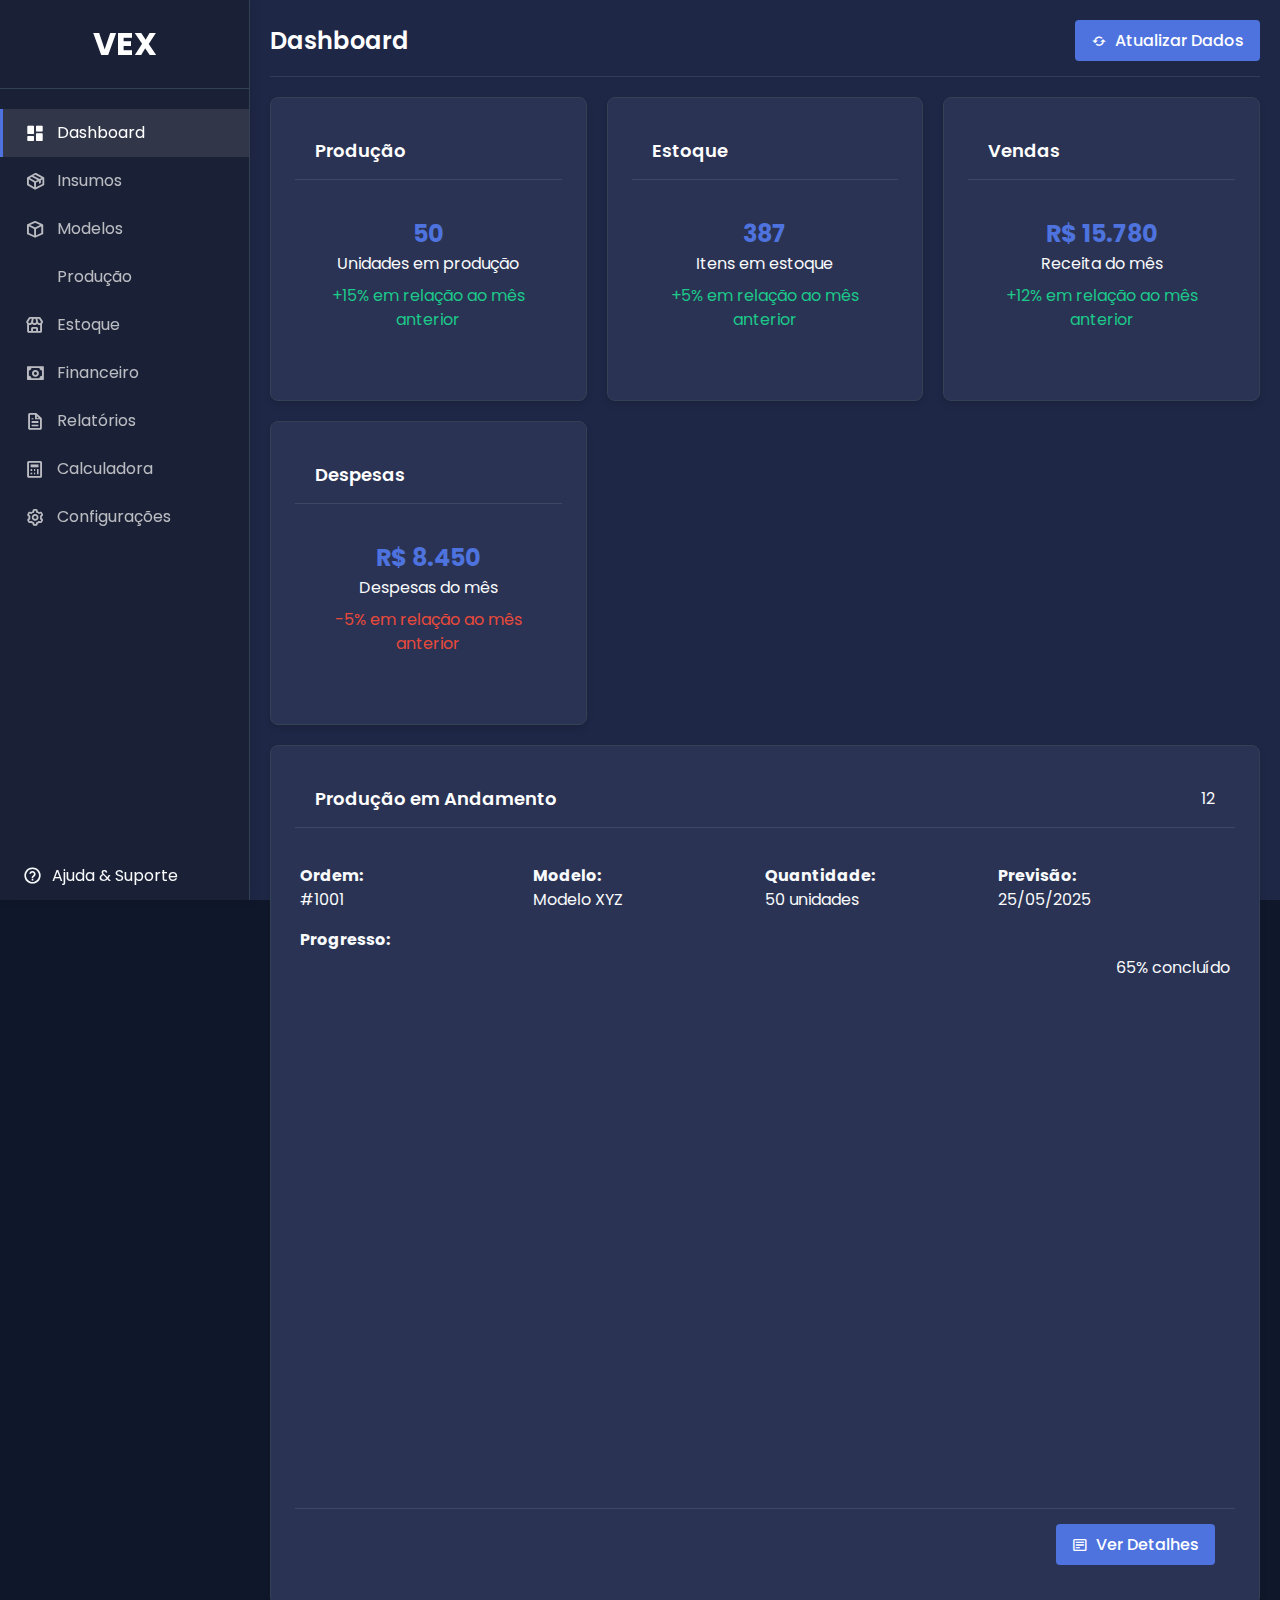
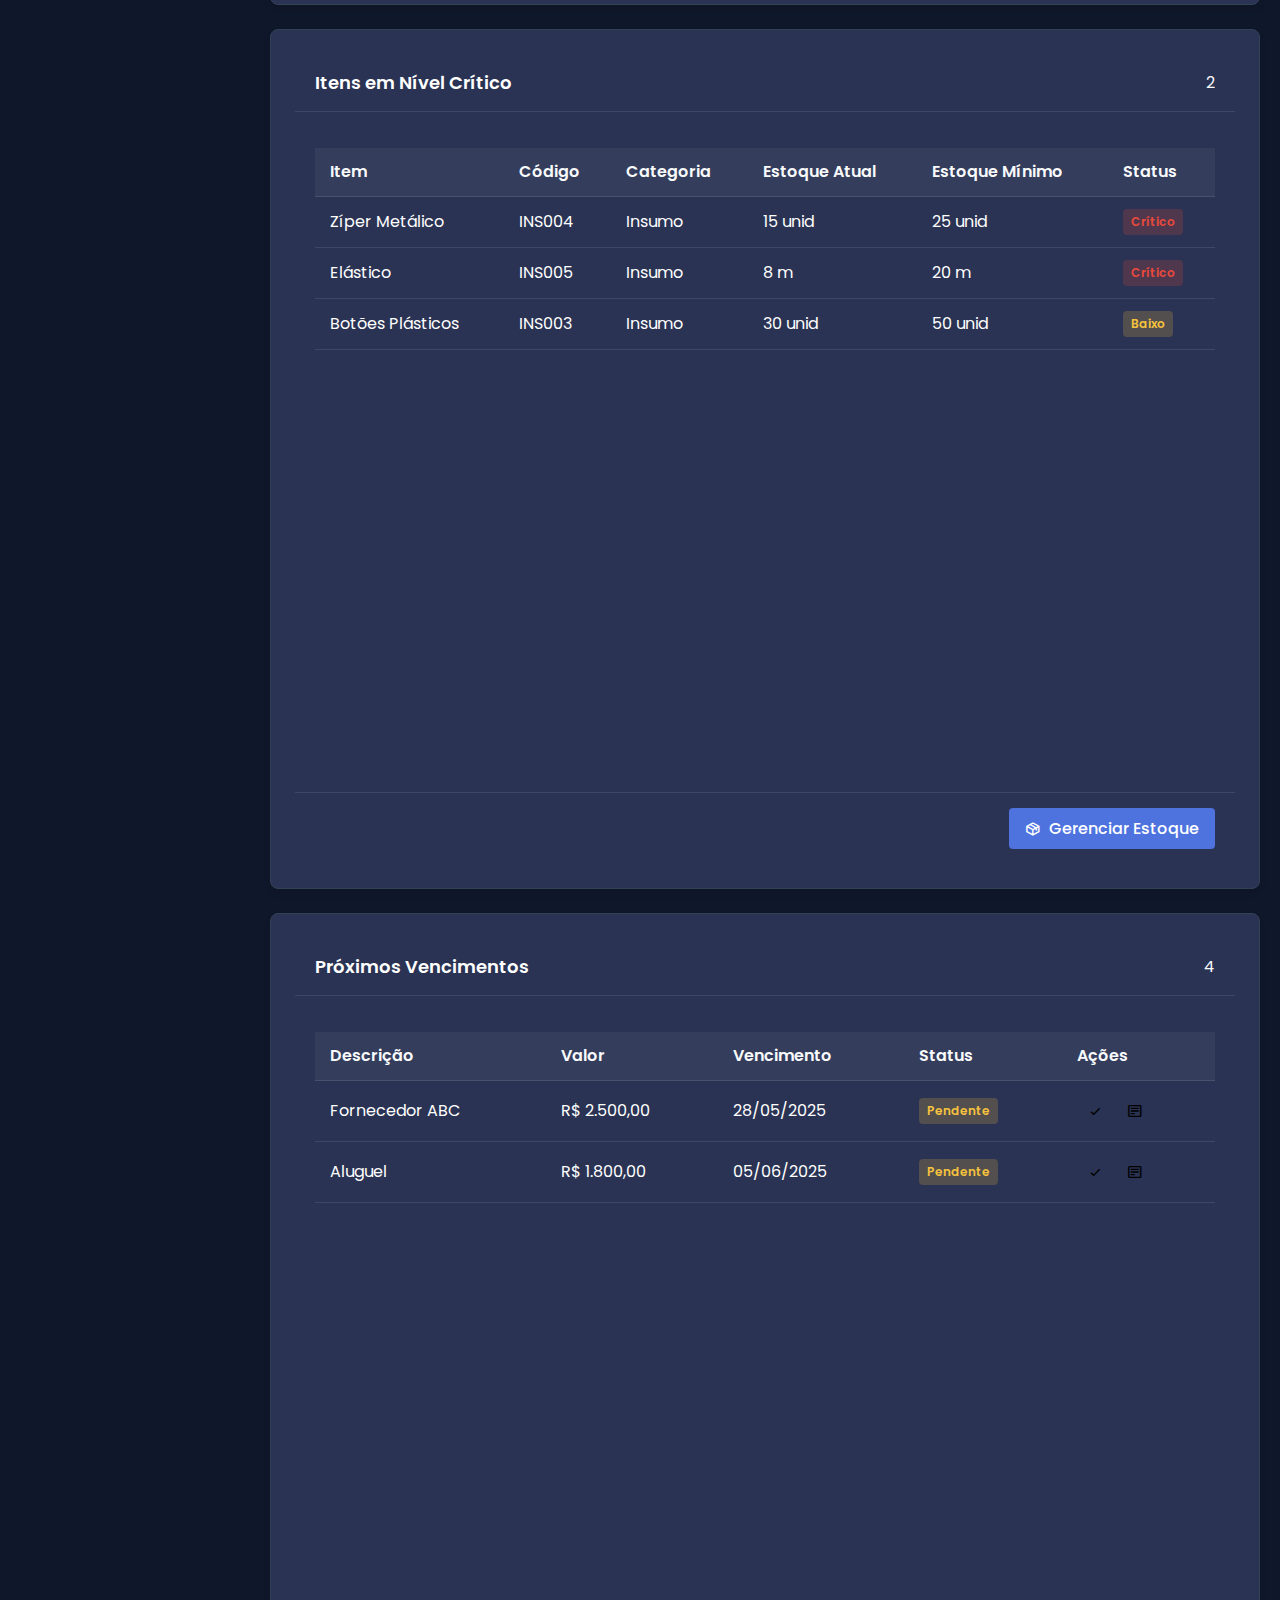
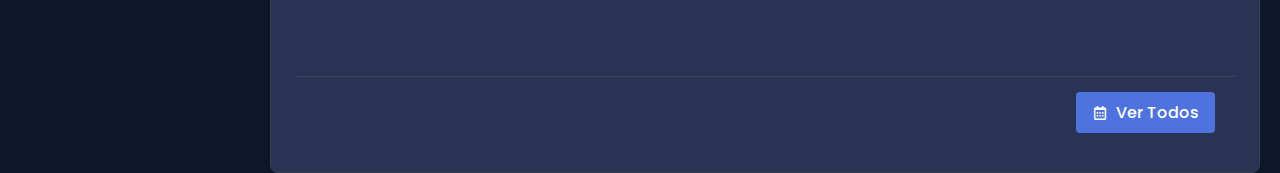
<file: public/index.html>
<!DOCTYPE html>
<html lang="pt-br">
<head>
    <meta charset="UTF-8">
    <meta name="viewport" content="width=device-width, initial-scale=1.0">
    <title>Appvex - Dashboard</title>
    <!-- CSS Base -->
    <link rel="stylesheet" href="css/reset.css">
    <link rel="stylesheet" href="css/variables.css">
    <link rel="stylesheet" href="css/layout.css">
    <link rel="stylesheet" href="css/utilities.css">
    
    <!-- Componentes CSS -->
    <link rel="stylesheet" href="css/components/buttons.css">
    <link rel="stylesheet" href="css/components/cards.css">
    <link rel="stylesheet" href="css/components/forms.css">
    <link rel="stylesheet" href="css/components/modals.css">
    <link rel="stylesheet" href="css/components/tables.css">
    
    <!-- Correções CSS -->
    <link rel="stylesheet" href="css/card-fixes.css">
    <link rel="stylesheet" href="css/responsive-fixes.css">
    <link rel="stylesheet" href="css/layout-fixes.css">
    
    <!-- Fontes -->
    <link rel="stylesheet" href="https://fonts.googleapis.com/css2?family=Poppins:wght@300;400;500;600;700&display=swap">
    <link rel="stylesheet" href="https://unpkg.com/boxicons@2.1.4/css/boxicons.min.css">
</head>
<body class="dark-mode">
    <!-- Sidebar -->
    <div class="sidebar">
        <div class="logo-container">
            <h1 class="logo">VEX</h1>
        </div>
        <nav class="sidebar-menu">
            <a href="index.html" class="active">
                <i class='bx bxs-dashboard'></i>
                <span>Dashboard</span>
            </a>
            <a href="insumos.html">
                <i class='bx bxs-cube'></i>
                <span>Insumos</span>
            </a>
            <a href="modelos.html">
                <i class='bx bxs-cube-alt'></i>
                <span>Modelos</span>
            </a>
            <a href="producao.html">
                <i class='bx bxs-factory'></i>
                <span>Produção</span>
            </a>
            <a href="estoque.html">
                <i class='bx bxs-box'></i>
                <span>Estoque</span>
            </a>
            <a href="financeiro.html">
                <i class='bx bxs-wallet'></i>
                <span>Financeiro</span>
            </a>
            <a href="relatorios.html">
                <i class='bx bxs-file'></i>
                <span>Relatórios</span>
            </a>
            <a href="calculadora.html">
                <i class='bx bxs-calculator'></i>
                <span>Calculadora</span>
            </a>
            <a href="configuracoes.html">
                <i class='bx bxs-cog'></i>
                <span>Configurações</span>
            </a>
            <a href="#">
                <i class='bx bxs-help-circle'></i>
                <span>Ajuda & Suporte</span>
            </a>
        </nav>
    </div>

    <!-- Botão de toggle para o sidebar em dispositivos móveis -->
    <button class="sidebar-toggle">
        <i class='bx bx-menu'></i>
    </button>

    <!-- Overlay para o sidebar em dispositivos móveis -->
    <div class="sidebar-overlay"></div>

    <!-- Container Principal -->
    <div class="main-container">
        <!-- Cabeçalho da Página -->
        <div class="page-header">
            <h2 class="page-title">Dashboard</h2>
            <div class="page-actions">
                <button class="btn btn-primary">
                    <i class='bx bx-refresh'></i>
                    Atualizar Dados
                </button>
            </div>
        </div>

        <!-- Cards de Resumo -->
        <div class="cards-grid">
            <!-- Card de Produção -->
            <div class="card fade-element fade-in">
                <div class="card-header">
                    <h3 class="card-title">Produção</h3>
                </div>
                <div class="card-content">
                    <div class="text-center">
                        <h2 class="font-size-xl text-primary">50</h2>
                        <p>Unidades em produção</p>
                        <p class="text-success mt-2">+15% em relação ao mês anterior</p>
                    </div>
                </div>
            </div>

            <!-- Card de Estoque -->
            <div class="card fade-element fade-in">
                <div class="card-header">
                    <h3 class="card-title">Estoque</h3>
                </div>
                <div class="card-content">
                    <div class="text-center">
                        <h2 class="font-size-xl text-primary">387</h2>
                        <p>Itens em estoque</p>
                        <p class="text-success mt-2">+5% em relação ao mês anterior</p>
                    </div>
                </div>
            </div>

            <!-- Card de Vendas -->
            <div class="card fade-element fade-in">
                <div class="card-header">
                    <h3 class="card-title">Vendas</h3>
                </div>
                <div class="card-content">
                    <div class="text-center">
                        <h2 class="font-size-xl text-primary">R$ 15.780</h2>
                        <p>Receita do mês</p>
                        <p class="text-success mt-2">+12% em relação ao mês anterior</p>
                    </div>
                </div>
            </div>

            <!-- Card de Despesas -->
            <div class="card fade-element fade-in">
                <div class="card-header">
                    <h3 class="card-title">Despesas</h3>
                </div>
                <div class="card-content">
                    <div class="text-center">
                        <h2 class="font-size-xl text-primary">R$ 8.450</h2>
                        <p>Despesas do mês</p>
                        <p class="text-danger mt-2">-5% em relação ao mês anterior</p>
                    </div>
                </div>
            </div>
        </div>

        <!-- Produção em Andamento -->
        <div class="card fade-element fade-in">
            <div class="card-header">
                <h3 class="card-title">Produção em Andamento</h3>
                <span class="badge badge-primary">12</span>
            </div>
            <div class="card-content">
                <div class="row mb-3">
                    <div class="col-md-3">
                        <p class="font-weight-bold">Ordem:</p>
                        <p>#1001</p>
                    </div>
                    <div class="col-md-3">
                        <p class="font-weight-bold">Modelo:</p>
                        <p>Modelo XYZ</p>
                    </div>
                    <div class="col-md-3">
                        <p class="font-weight-bold">Quantidade:</p>
                        <p>50 unidades</p>
                    </div>
                    <div class="col-md-3">
                        <p class="font-weight-bold">Previsão:</p>
                        <p>25/05/2025</p>
                    </div>
                </div>
                <div class="row">
                    <div class="col-12">
                        <p class="font-weight-bold">Progresso:</p>
                        <div class="progress">
                            <div class="progress-bar" style="width: 65%"></div>
                        </div>
                        <p class="text-right mt-1">65% concluído</p>
                    </div>
                </div>
            </div>
            <div class="card-footer">
                <button class="btn btn-primary">
                    <i class='bx bx-detail'></i>
                    Ver Detalhes
                </button>
            </div>
        </div>

        <!-- Itens em Nível Crítico -->
        <div class="card fade-element fade-in">
            <div class="card-header">
                <h3 class="card-title">Itens em Nível Crítico</h3>
                <span class="badge badge-danger">2</span>
            </div>
            <div class="card-content">
                <div class="table-responsive">
                    <table>
                        <thead>
                            <tr>
                                <th>Item</th>
                                <th>Código</th>
                                <th>Categoria</th>
                                <th>Estoque Atual</th>
                                <th>Estoque Mínimo</th>
                                <th>Status</th>
                            </tr>
                        </thead>
                        <tbody>
                            <tr>
                                <td>Zíper Metálico</td>
                                <td>INS004</td>
                                <td>Insumo</td>
                                <td>15 unid</td>
                                <td>25 unid</td>
                                <td><span class="status status-critical">Crítico</span></td>
                            </tr>
                            <tr>
                                <td>Elástico</td>
                                <td>INS005</td>
                                <td>Insumo</td>
                                <td>8 m</td>
                                <td>20 m</td>
                                <td><span class="status status-critical">Crítico</span></td>
                            </tr>
                            <tr>
                                <td>Botões Plásticos</td>
                                <td>INS003</td>
                                <td>Insumo</td>
                                <td>30 unid</td>
                                <td>50 unid</td>
                                <td><span class="status status-warning">Baixo</span></td>
                            </tr>
                        </tbody>
                    </table>
                </div>
            </div>
            <div class="card-footer">
                <button class="btn btn-primary">
                    <i class='bx bx-package'></i>
                    Gerenciar Estoque
                </button>
            </div>
        </div>

        <!-- Próximos Vencimentos -->
        <div class="card fade-element fade-in">
            <div class="card-header">
                <h3 class="card-title">Próximos Vencimentos</h3>
                <span class="badge badge-warning">4</span>
            </div>
            <div class="card-content">
                <div class="table-responsive">
                    <table>
                        <thead>
                            <tr>
                                <th>Descrição</th>
                                <th>Valor</th>
                                <th>Vencimento</th>
                                <th>Status</th>
                                <th>Ações</th>
                            </tr>
                        </thead>
                        <tbody>
                            <tr>
                                <td>Fornecedor ABC</td>
                                <td>R$ 2.500,00</td>
                                <td>28/05/2025</td>
                                <td><span class="status status-warning">Pendente</span></td>
                                <td>
                                    <button class="btn btn-icon btn-sm">
                                        <i class='bx bx-check'></i>
                                    </button>
                                    <button class="btn btn-icon btn-sm">
                                        <i class='bx bx-detail'></i>
                                    </button>
                                </td>
                            </tr>
                            <tr>
                                <td>Aluguel</td>
                                <td>R$ 1.800,00</td>
                                <td>05/06/2025</td>
                                <td><span class="status status-warning">Pendente</span></td>
                                <td>
                                    <button class="btn btn-icon btn-sm">
                                        <i class='bx bx-check'></i>
                                    </button>
                                    <button class="btn btn-icon btn-sm">
                                        <i class='bx bx-detail'></i>
                                    </button>
                                </td>
                            </tr>
                        </tbody>
                    </table>
                </div>
            </div>
            <div class="card-footer">
                <button class="btn btn-primary">
                    <i class='bx bx-calendar'></i>
                    Ver Todos
                </button>
            </div>
        </div>
    </div>

    <!-- Scripts -->
    <script src="js/menu.js"></script>
    <script src="js/menu-fixes.js"></script>
    <script src="js/main.js"></script>
    <script src="js/microinteractions.js"></script>
</body>
</html>
</file>
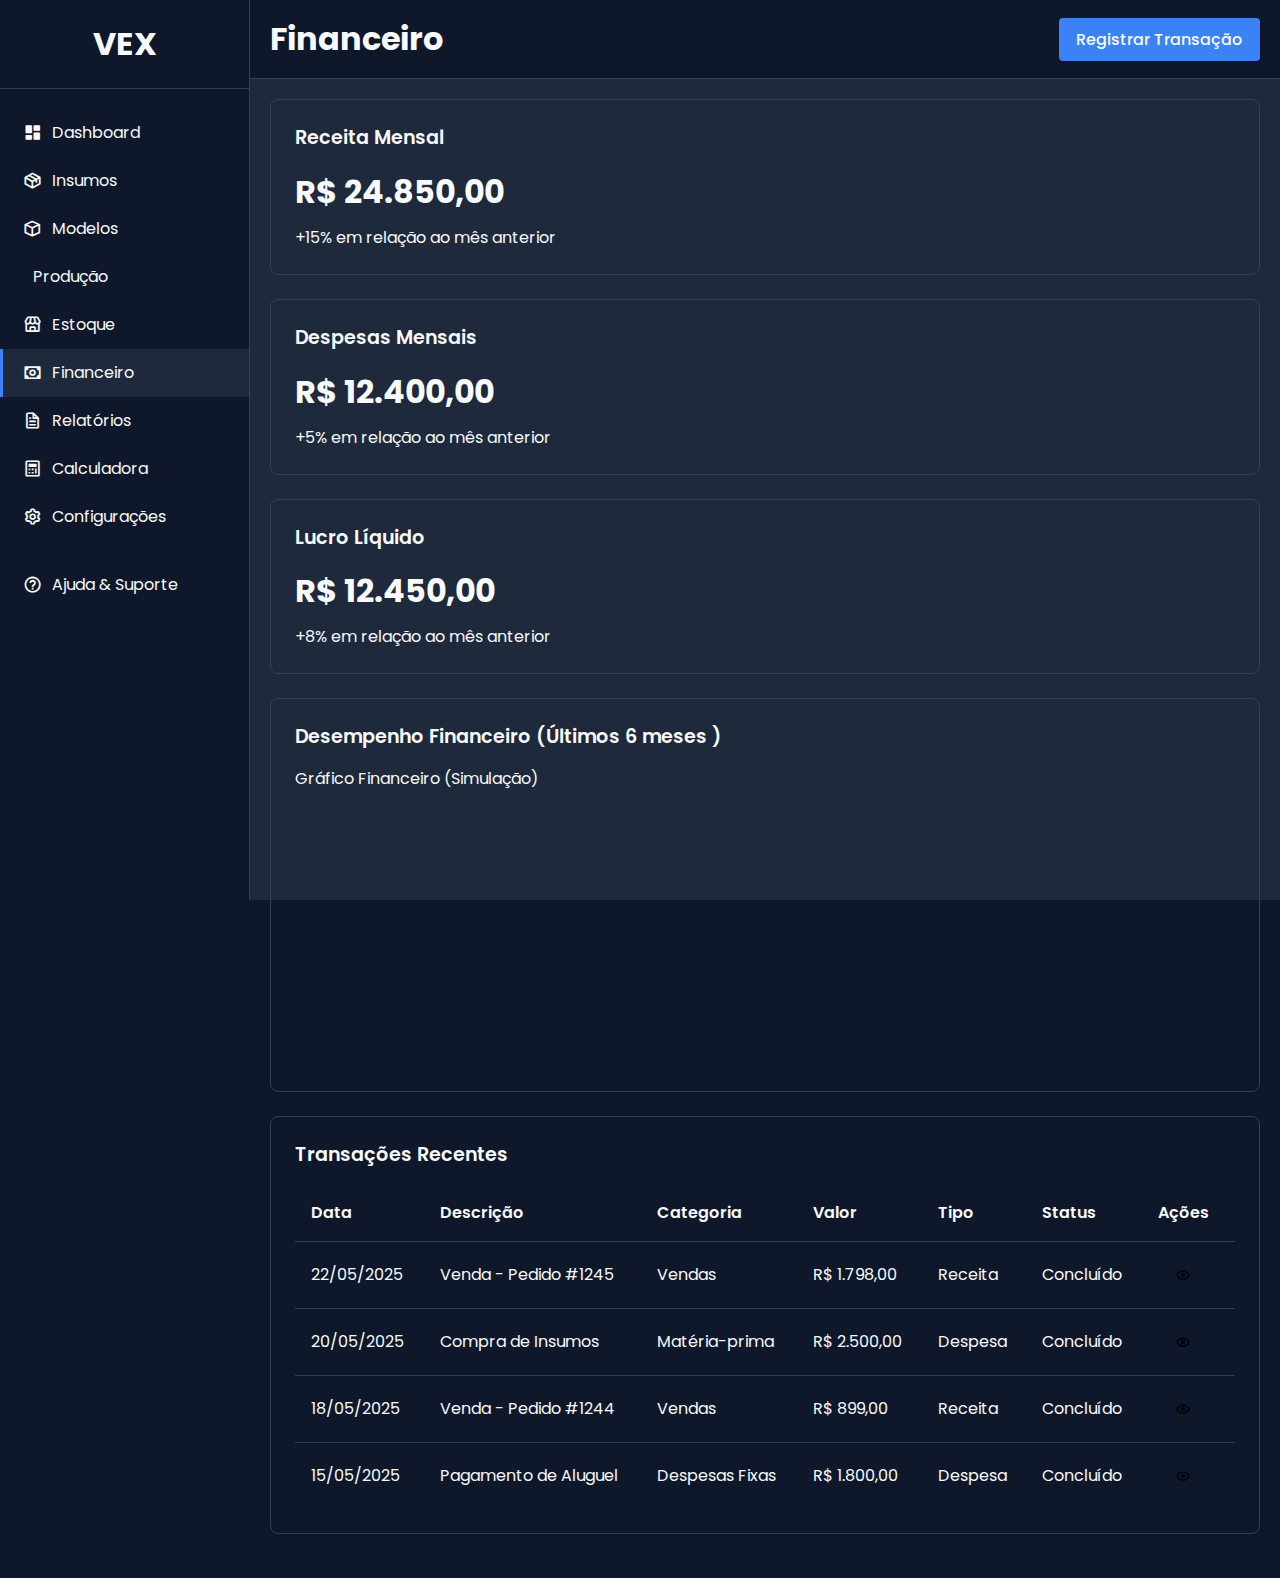
<file: public/financeiro.html>
<!DOCTYPE html>
<html lang="pt-BR">
<head>
    <meta charset="UTF-8">
    <meta name="viewport" content="width=device-width, initial-scale=1.0">
    <title>Appvex - Financeiro</title>
    <link rel="stylesheet" href="css/reset.css">
    <link rel="stylesheet" href="css/variables.css">
    <link rel="stylesheet" href="css/layout.css">
    <link rel="stylesheet" href="css/utilities.css">
    <link rel="stylesheet" href="css/components/buttons.css">
    <link rel="stylesheet" href="css/components/cards.css">
    <link rel="stylesheet" href="css/components/forms.css">
    <link rel="stylesheet" href="css/components/modals.css">
    <link rel="stylesheet" href="css/components/tables.css">
    <link href="https://fonts.googleapis.com/css2?family=Poppins:wght@300;400;500;600;700&display=swap" rel="stylesheet">
    <link href='https://unpkg.com/boxicons@2.1.4/css/boxicons.min.css' rel='stylesheet'>
</head>
<body class="dark-mode">
    <!-- Sidebar - Estrutura básica que será preenchida pelo JavaScript -->
    <aside class="sidebar"></aside>
    
    <!-- Conteúdo principal -->
    <main class="main-content">
        <header class="header">
            <h1>Financeiro</h1>
            <div class="header-actions">
                <button class="btn btn-primary">Registrar Transação</button>
            </div>
        </header>
        
        <div class="content">
            <!-- Resumo Financeiro -->
            <div class="grid grid-cols-1 md:grid-cols-3 gap-6 mb-6">
                <div class="card">
                    <h2 class="card-title">Receita Mensal</h2>
                    <div class="card-value">R$ 24.850,00</div>
                    <div class="card-info text-success">+15% em relação ao mês anterior</div>
                </div>
                
                <div class="card">
                    <h2 class="card-title">Despesas Mensais</h2>
                    <div class="card-value">R$ 12.400,00</div>
                    <div class="card-info text-danger">+5% em relação ao mês anterior</div>
                </div>
                
                <div class="card">
                    <h2 class="card-title">Lucro Líquido</h2>
                    <div class="card-value">R$ 12.450,00</div>
                    <div class="card-info text-success">+8% em relação ao mês anterior</div>
                </div>
            </div>
            
            <!-- Gráfico Financeiro -->
            <div class="card mb-6">
                <h2 class="card-title">Desempenho Financeiro (Últimos 6 meses )</h2>
                <div class="chart-container" style="height: 300px;">
                    <!-- Aqui entraria o gráfico -->
                    <div class="chart-placeholder">Gráfico Financeiro (Simulação)</div>
                </div>
            </div>
            
            <!-- Transações Recentes -->
            <div class="card">
                <h2 class="card-title">Transações Recentes</h2>
                
                <div class="table-responsive">
                    <table class="table">
                        <thead>
                            <tr>
                                <th>Data</th>
                                <th>Descrição</th>
                                <th>Categoria</th>
                                <th>Valor</th>
                                <th>Tipo</th>
                                <th>Status</th>
                                <th>Ações</th>
                            </tr>
                        </thead>
                        <tbody>
                            <tr>
                                <td>22/05/2025</td>
                                <td>Venda - Pedido #1245</td>
                                <td>Vendas</td>
                                <td>R$ 1.798,00</td>
                                <td><span class="badge badge-success">Receita</span></td>
                                <td><span class="badge badge-info">Concluído</span></td>
                                <td>
                                    <button class="btn btn-icon btn-sm" title="Visualizar">
                                        <i class='bx bx-show'></i>
                                    </button>
                                </td>
                            </tr>
                            <tr>
                                <td>20/05/2025</td>
                                <td>Compra de Insumos</td>
                                <td>Matéria-prima</td>
                                <td>R$ 2.500,00</td>
                                <td><span class="badge badge-danger">Despesa</span></td>
                                <td><span class="badge badge-info">Concluído</span></td>
                                <td>
                                    <button class="btn btn-icon btn-sm" title="Visualizar">
                                        <i class='bx bx-show'></i>
                                    </button>
                                </td>
                            </tr>
                            <tr>
                                <td>18/05/2025</td>
                                <td>Venda - Pedido #1244</td>
                                <td>Vendas</td>
                                <td>R$ 899,00</td>
                                <td><span class="badge badge-success">Receita</span></td>
                                <td><span class="badge badge-info">Concluído</span></td>
                                <td>
                                    <button class="btn btn-icon btn-sm" title="Visualizar">
                                        <i class='bx bx-show'></i>
                                    </button>
                                </td>
                            </tr>
                            <tr>
                                <td>15/05/2025</td>
                                <td>Pagamento de Aluguel</td>
                                <td>Despesas Fixas</td>
                                <td>R$ 1.800,00</td>
                                <td><span class="badge badge-danger">Despesa</span></td>
                                <td><span class="badge badge-info">Concluído</span></td>
                                <td>
                                    <button class="btn btn-icon btn-sm" title="Visualizar">
                                        <i class='bx bx-show'></i>
                                    </button>
                                </td>
                            </tr>
                        </tbody>
                    </table>
                </div>
            </div>
        </div>
    </main>
    
    <!-- Scripts -->
    <script src="js/menu.js"></script>
    <script src="js/main.js"></script>
</body>
</html>
</file>
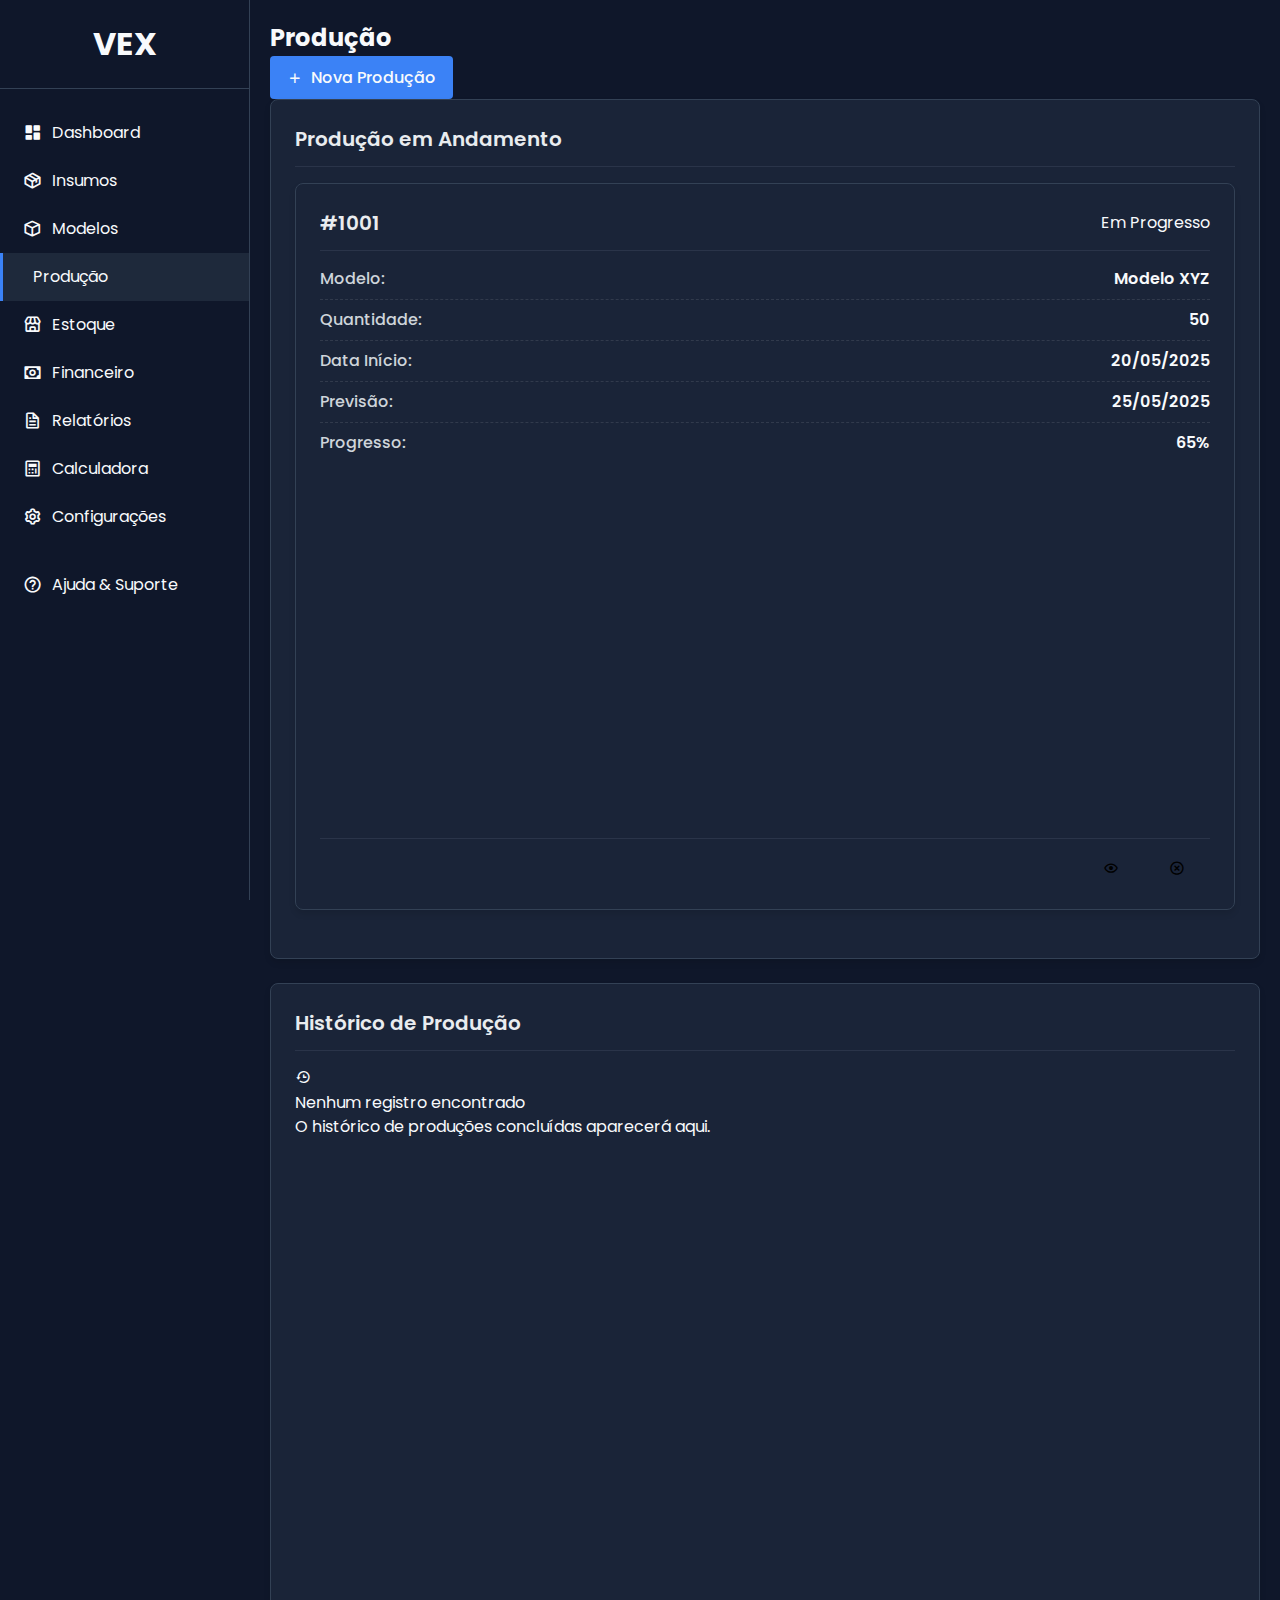
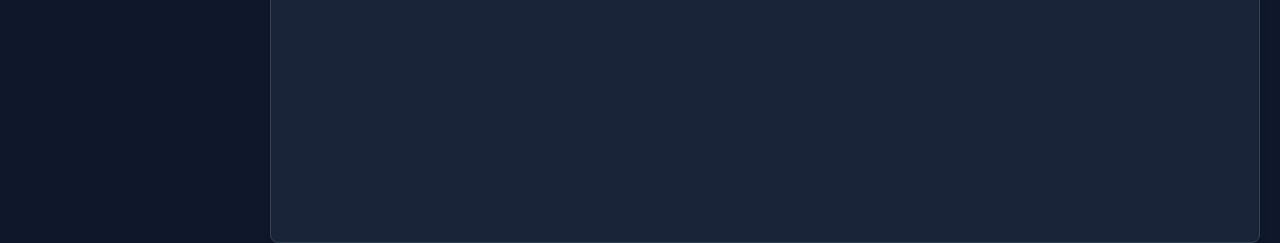
<file: public/producao.html>
<!DOCTYPE html>
<html lang="pt-br">
<head>
    <meta charset="UTF-8">
    <meta name="viewport" content="width=device-width, initial-scale=1.0">
    <title>Appvex - Produção</title>
    <!-- CSS Base -->
    <link rel="stylesheet" href="css/reset.css">
    <link rel="stylesheet" href="css/variables.css">
    <link rel="stylesheet" href="css/layout.css">
    <link rel="stylesheet" href="css/utilities.css">
    
    <!-- Componentes CSS -->
    <link rel="stylesheet" href="css/components/buttons.css">
    <link rel="stylesheet" href="css/components/cards.css">
    <link rel="stylesheet" href="css/components/forms.css">
    <link rel="stylesheet" href="css/components/modals.css">
    <link rel="stylesheet" href="css/components/tables.css">
    
    <!-- Correções CSS -->
    <link rel="stylesheet" href="css/card-fixes.css">
    <link rel="stylesheet" href="css/responsive-fixes.css">
    
    <!-- Fontes -->
    <link rel="stylesheet" href="https://fonts.googleapis.com/css2?family=Poppins:wght@300;400;500;600;700&display=swap">
    <link rel="stylesheet" href="https://unpkg.com/boxicons@2.1.4/css/boxicons.min.css">
</head>
<body class="dark-mode">
    <!-- Sidebar -->
    <div class="sidebar">
        <div class="logo-container">
            <h1 class="logo">VEX</h1>
        </div>
        <nav class="sidebar-menu">
            <a href="index.html">
                <i class='bx bxs-dashboard'></i>
                <span>Dashboard</span>
            </a>
            <a href="insumos.html">
                <i class='bx bxs-cube'></i>
                <span>Insumos</span>
            </a>
            <a href="modelos.html">
                <i class='bx bxs-cube-alt'></i>
                <span>Modelos</span>
            </a>
            <a href="producao.html" class="active">
                <i class='bx bxs-factory'></i>
                <span>Produção</span>
            </a>
            <a href="estoque.html">
                <i class='bx bxs-box'></i>
                <span>Estoque</span>
            </a>
            <a href="financeiro.html">
                <i class='bx bxs-wallet'></i>
                <span>Financeiro</span>
            </a>
            <a href="relatorios.html">
                <i class='bx bxs-file'></i>
                <span>Relatórios</span>
            </a>
            <a href="calculadora.html">
                <i class='bx bxs-calculator'></i>
                <span>Calculadora</span>
            </a>
            <a href="configuracoes.html">
                <i class='bx bxs-cog'></i>
                <span>Configurações</span>
            </a>
            <a href="#">
                <i class='bx bxs-help-circle'></i>
                <span>Ajuda & Suporte</span>
            </a>
        </nav>
    </div>

    <!-- Botão de toggle para o sidebar em dispositivos móveis -->
    <button class="sidebar-toggle">
        <i class='bx bx-menu'></i>
    </button>

    <!-- Overlay para o sidebar em dispositivos móveis -->
    <div class="sidebar-overlay"></div>

    <!-- Container Principal -->
    <div class="main-container">
        <!-- Cabeçalho da Página -->
        <div class="page-header">
            <h2 class="page-title">Produção</h2>
            <div class="page-actions">
                <button class="btn btn-primary">
                    <i class='bx bx-plus'></i>
                    Nova Produção
                </button>
            </div>
        </div>

        <!-- Seção de Produção em Andamento -->
        <div class="card">
            <div class="card-header">
                <h3 class="card-title">Produção em Andamento</h3>
            </div>
            <div class="card-content">
                <!-- Card de Produção em Andamento -->
                <div class="card">
                    <div class="card-header">
                        <h3 class="card-title">#1001</h3>
                        <span class="status status-progress">Em Progresso</span>
                    </div>
                    <div class="card-content">
                        <div class="info-group">
                            <div class="info-label">Modelo:</div>
                            <div class="info-value">Modelo XYZ</div>
                        </div>
                        <div class="info-group">
                            <div class="info-label">Quantidade:</div>
                            <div class="info-value">50</div>
                        </div>
                        <div class="info-group">
                            <div class="info-label">Data Início:</div>
                            <div class="info-value">20/05/2025</div>
                        </div>
                        <div class="info-group">
                            <div class="info-label">Previsão:</div>
                            <div class="info-value">25/05/2025</div>
                        </div>
                        <div class="info-group">
                            <div class="info-label">Progresso:</div>
                            <div class="info-value">
                                <div class="progress-container">
                                    <div class="progress-bar" style="width: 65%;" data-progress="65%"></div>
                                </div>
                                <span>65%</span>
                            </div>
                        </div>
                    </div>
                    <div class="card-footer">
                        <div class="card-actions">
                            <button class="btn btn-icon" title="Visualizar">
                                <i class='bx bx-show'></i>
                            </button>
                            <button class="btn btn-icon" title="Cancelar">
                                <i class='bx bx-x-circle'></i>
                            </button>
                        </div>
                    </div>
                </div>
            </div>
        </div>

        <!-- Seção de Histórico de Produção -->
        <div class="card">
            <div class="card-header">
                <h3 class="card-title">Histórico de Produção</h3>
            </div>
            <div class="card-content">
                <!-- Estado vazio para o histórico -->
                <div class="empty-state">
                    <div class="empty-state-icon">
                        <i class='bx bx-history'></i>
                    </div>
                    <div class="empty-state-message">
                        Nenhum registro encontrado
                    </div>
                    <div class="empty-state-description">
                        O histórico de produções concluídas aparecerá aqui.
                    </div>
                </div>
            </div>
        </div>

        <!-- Modal de Nova Produção (inicialmente oculto) -->
        <div class="modal" id="modalNovaProdução" style="display: none;">
            <div class="modal-content">
                <div class="modal-header">
                    <h3 class="modal-title">Nova Produção</h3>
                    <button class="modal-close">
                        <i class='bx bx-x'></i>
                    </button>
                </div>
                <div class="modal-body">
                    <form id="formNovaProdução">
                        <div class="form-group">
                            <label for="modelo">Modelo:</label>
                            <select id="modelo" class="form-control" required>
                                <option value="">Selecione um modelo</option>
                                <option value="1">Modelo XYZ</option>
                                <option value="2">Modelo ABC</option>
                                <option value="3">Modelo DEF</option>
                            </select>
                        </div>
                        <div class="form-group">
                            <label for="quantidade">Quantidade:</label>
                            <input type="number" id="quantidade" class="form-control" min="1" required>
                        </div>
                        <div class="form-group">
                            <label for="dataInicio">Data de Início:</label>
                            <input type="date" id="dataInicio" class="form-control" required>
                        </div>
                        <div class="form-group">
                            <label for="dataPrevisao">Previsão de Conclusão:</label>
                            <input type="date" id="dataPrevisao" class="form-control" required>
                        </div>
                        <div class="form-group">
                            <label for="observacoes">Observações:</label>
                            <textarea id="observacoes" class="form-control" rows="3"></textarea>
                        </div>
                    </form>
                </div>
                <div class="modal-footer">
                    <button class="btn btn-secondary" data-dismiss="modal">Cancelar</button>
                    <button class="btn btn-primary" form="formNovaProdução">Iniciar Produção</button>
                </div>
            </div>
        </div>
    </div>

    <!-- Scripts -->
    <script src="js/menu.js"></script>
    <script src="js/main.js"></script>
    <script src="js/microinteractions.js"></script>
</body>
</html>
</file>
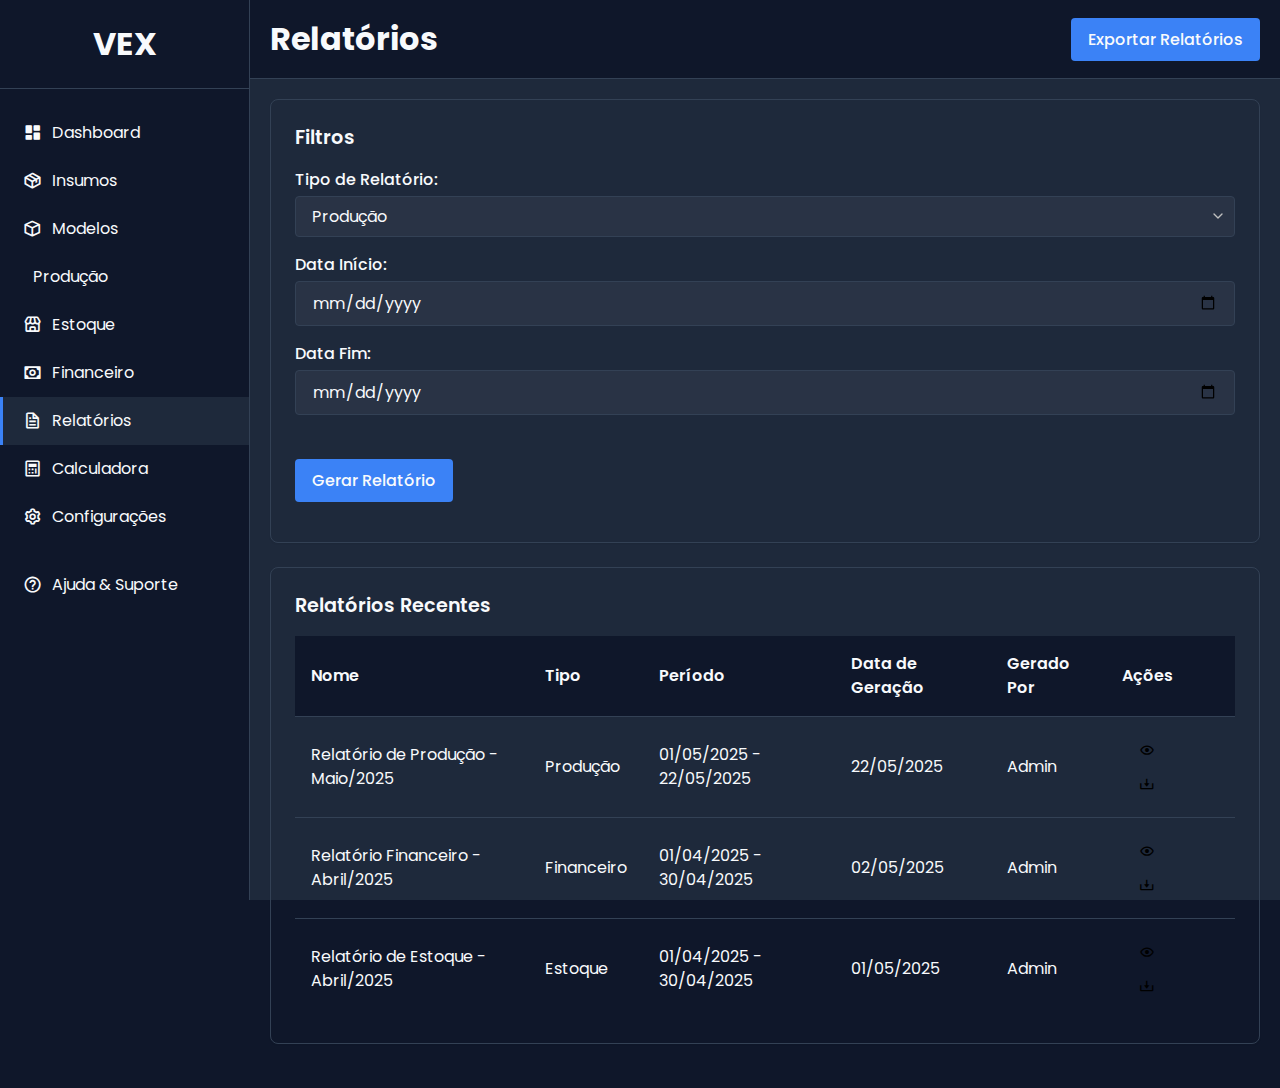
<file: public/relatorios.html>
<!DOCTYPE html>
<html lang="pt-BR">
<head>
    <meta charset="UTF-8">
    <meta name="viewport" content="width=device-width, initial-scale=1.0">
    <title>Appvex - Relatórios</title>
    <link rel="stylesheet" href="css/reset.css">
    <link rel="stylesheet" href="css/variables.css">
    <link rel="stylesheet" href="css/layout.css">
    <link rel="stylesheet" href="css/utilities.css">
    <link rel="stylesheet" href="css/components/buttons.css">
    <link rel="stylesheet" href="css/components/cards.css">
    <link rel="stylesheet" href="css/components/forms.css">
    <link rel="stylesheet" href="css/components/modals.css">
    <link rel="stylesheet" href="css/components/tables.css">
    <link href="https://fonts.googleapis.com/css2?family=Poppins:wght@300;400;500;600;700&display=swap" rel="stylesheet">
    <link href='https://unpkg.com/boxicons@2.1.4/css/boxicons.min.css' rel='stylesheet'>
</head>
<body class="dark-mode">
    <!-- Sidebar - Estrutura básica que será preenchida pelo JavaScript -->
    <aside class="sidebar"></aside>
    
    <!-- Conteúdo principal -->
    <main class="main-content">
        <header class="header">
            <h1>Relatórios</h1>
            <div class="header-actions">
                <button class="btn btn-primary">Exportar Relatórios</button>
            </div>
        </header>
        
        <div class="content">
            <!-- Filtros de Relatórios -->
            <div class="card mb-6">
                <h2 class="card-title">Filtros</h2>
                
                <div class="form-grid">
                    <div class="form-group">
                        <label for="tipoRelatorio">Tipo de Relatório:</label>
                        <select id="tipoRelatorio" class="form-control">
                            <option value="producao">Produção</option>
                            <option value="vendas">Vendas</option>
                            <option value="estoque">Estoque</option>
                            <option value="financeiro">Financeiro</option>
                        </select>
                    </div>
                    
                    <div class="form-group">
                        <label for="periodoInicio">Data Início:</label>
                        <input type="date" id="periodoInicio" class="form-control">
                    </div>
                    
                    <div class="form-group">
                        <label for="periodoFim">Data Fim:</label>
                        <input type="date" id="periodoFim" class="form-control">
                    </div>
                    
                    <div class="form-group">
                        <label>&nbsp;</label>
                        <button class="btn btn-primary">Gerar Relatório</button>
                    </div>
                </div>
            </div>
            
            <!-- Relatórios Recentes -->
            <div class="card">
                <h2 class="card-title">Relatórios Recentes</h2>
                
                <div class="table-responsive">
                    <table class="table">
                        <thead>
                            <tr>
                                <th>Nome</th>
                                <th>Tipo</th>
                                <th>Período</th>
                                <th>Data de Geração</th>
                                <th>Gerado Por</th>
                                <th>Ações</th>
                            </tr>
                        </thead>
                        <tbody>
                            <tr>
                                <td>Relatório de Produção - Maio/2025</td>
                                <td>Produção</td>
                                <td>01/05/2025 - 22/05/2025</td>
                                <td>22/05/2025</td>
                                <td>Admin</td>
                                <td>
                                    <button class="btn btn-icon btn-sm" title="Visualizar">
                                        <i class='bx bx-show'></i>
                                    </button>
                                    <button class="btn btn-icon btn-sm" title="Baixar">
                                        <i class='bx bx-download'></i>
                                    </button>
                                </td>
                            </tr>
                            <tr>
                                <td>Relatório Financeiro - Abril/2025</td>
                                <td>Financeiro</td>
                                <td>01/04/2025 - 30/04/2025</td>
                                <td>02/05/2025</td>
                                <td>Admin</td>
                                <td>
                                    <button class="btn btn-icon btn-sm" title="Visualizar">
                                        <i class='bx bx-show'></i>
                                    </button>
                                    <button class="btn btn-icon btn-sm" title="Baixar">
                                        <i class='bx bx-download'></i>
                                    </button>
                                </td>
                            </tr>
                            <tr>
                                <td>Relatório de Estoque - Abril/2025</td>
                                <td>Estoque</td>
                                <td>01/04/2025 - 30/04/2025</td>
                                <td>01/05/2025</td>
                                <td>Admin</td>
                                <td>
                                    <button class="btn btn-icon btn-sm" title="Visualizar">
                                        <i class='bx bx-show'></i>
                                    </button>
                                    <button class="btn btn-icon btn-sm" title="Baixar">
                                        <i class='bx bx-download'></i>
                                    </button>
                                </td>
                            </tr>
                        </tbody>
                    </table>
                </div>
            </div>
        </div>
    </main>
    
    <!-- Scripts -->
    <script src="js/menu.js"></script>
    <script src="js/main.js"></script>
</body>
</html>
</file>
<file: public/css/variables.css>
:root {
    /* Cores principais */
    --primary-color: #3a86ff;
    --primary-color-hover: #2a75ee;
    --secondary-color: #ff9e00;
    --success-color: #38b000;
    --danger-color: #e5383b;
    --warning-color: #ffbe0b;
    --info-color: #4cc9f0;
    
    /* Cores de fundo e texto (modo claro) */
    --bg-color: #f8f9fa;
    --bg-color-secondary: #ffffff;
    --bg-color-tertiary: #e9ecef;
    --text-color: #212529;
    --text-color-secondary: #495057;
    --text-color-tertiary: #6c757d;
    
    /* Cores de fundo e texto (modo escuro) */
    --dark-bg-color: #121a2b;
    --dark-bg-color-secondary: #1a2438;
    --dark-bg-color-tertiary: #2a3449;
    --dark-text-color: #e9ecef;
    --dark-text-color-secondary: #ced4da;
    --dark-text-color-tertiary: #adb5bd;
    
    /* Cores de borda */
    --border-color: #dee2e6;
    --dark-border-color: #2a3449;
    
    /* Tamanhos */
    --sidebar-width: 250px;
    --sidebar-collapsed-width: 70px;
    --header-height: 60px;
    
    /* Espaçamentos */
    --spacing-xs: 0.25rem;
    --spacing-sm: 0.5rem;
    --spacing-md: 1rem;
    --spacing-lg: 1.5rem;
    --spacing-xl: 2rem;
    
    /* Bordas */
    --border-radius-sm: 0.25rem;
    --border-radius-md: 0.5rem;
    --border-radius-lg: 1rem;
    
    /* Sombras */
    --shadow-sm: 0 1px 3px rgba(0, 0, 0, 0.12), 0 1px 2px rgba(0, 0, 0, 0.24);
    --shadow-md: 0 4px 6px rgba(0, 0, 0, 0.1);
    --shadow-lg: 0 10px 15px rgba(0, 0, 0, 0.1);
    
    /* Transições */
    --transition-speed: 0.3s;
}

/* Modo escuro */
.dark-mode {
    --bg-color: var(--dark-bg-color);
    --bg-color-secondary: var(--dark-bg-color-secondary);
    --bg-color-tertiary: var(--dark-bg-color-tertiary);
    --text-color: var(--dark-text-color);
    --text-color-secondary: var(--dark-text-color-secondary);
    --text-color-tertiary: var(--dark-text-color-tertiary);
    --border-color: var(--dark-border-color);
}
</file>
<file: public/css/utilities.css>
:root {
/* Cores base */
--color-primary: #0f172a;
--color-primary-light: #1e293b;
--color-secondary: #334155;
--color-accent: #3b82f6;
--color-accent-light: #60a5fa;
/* Cores de fundo */
--color-bg-content: #1e293b;
--color-card-bg: #0f172a;
/* Cores de texto */
--color-text: #f8fafc;
--color-text-muted: #94a3b8;
/* Cores de borda */
--color-border: #334155;
/* Cores de status */
--color-success: #10b981;
--color-warning: #f59e0b;
--color-danger: #ef4444;
--color-info: #3b82f6;
/* Sombras */
--shadow-sm: 0 1px 2px rgba(0, 0, 0, 0.05);
--shadow-md: 0 4px 6px rgba(0, 0, 0, 0.1);
--shadow-lg: 0 10px 15px rgba(0, 0, 0, 0.1);
/* Arredondamento */
--radius-sm: 4px;
--radius-md: 8px;
--radius-lg: 12px;
/* Espaçamento */
--spacing-xs: 4px;
--spacing-sm: 8px;
--spacing-md: 16px;
--spacing-lg: 24px;
--spacing-xl: 32px;
/* Transições */
--transition-fast: 0.2s ease;
--transition-normal: 0.3s ease;
--transition-slow: 0.5s ease;
}
</file>
<file: public/css/components/buttons.css>
/* Botões */
.btn {
  display: inline-flex;
  align-items: center;
  justify-content: center;
  padding: var(--spacing-sm) var(--spacing-md);
  border-radius: var(--border-radius-sm);
  font-weight: 500;
  transition: all var(--transition-fast);
  cursor: pointer;
  border: 1px solid transparent;
}

.btn i {
  margin-right: var(--spacing-sm);
}

/* Variações */
.btn-primary {
  background-color: var(--color-info);
  color: var(--color-text);
}

.btn-primary:hover {
  background-color: #1976D2;
}

.btn-success {
  background-color: var(--color-success);
  color: white;
}

.btn-outline {
  background: transparent;
  border-color: var(--color-border);
  color: var(--color-text);
}

.btn-outline:hover {
  background: rgba(255, 255, 255, 0.05);
}
</file>
<file: public/css/components/cards.css>
/* Cards */
.card {
  background-color: var(--color-bg-card);
  border: 1px solid var(--color-border);
  border-radius: var(--border-radius-md);
  padding: var(--spacing-lg);
  margin-bottom: var(--spacing-lg);
  box-shadow: var(--shadow-sm);
}

.card-header {
  border-bottom: 1px solid var(--color-border);
  padding-bottom: var(--spacing-md);
  margin-bottom: var(--spacing-md);
}

.card-title {
  font-size: 1.2rem;
  font-weight: 600;
  color: var(--color-text);
}
</file>
<file: public/css/components/forms.css>
/* Forms */
.form-group {
  margin-bottom: var(--spacing-md);
}

.form-group label {
  display: block;
  margin-bottom: var(--spacing-xs);
  color: var(--color-text);
  font-weight: 500;
}

.form-group input,
.form-group select,
.form-group textarea {
  width: 100%;
  padding: var(--spacing-sm) var(--spacing-md);
  border: 1px solid var(--color-border);
  border-radius: var(--border-radius-sm);
  background-color: rgba(255, 255, 255, 0.05);
  color: var(--color-text);
  transition: border-color var(--transition-fast);
}

.form-group input:focus,
.form-group select:focus,
.form-group textarea:focus {
  border-color: var(--color-info);
}

.form-group input::placeholder,
.form-group select::placeholder,
.form-group textarea::placeholder {
  color: var(--color-secondary);
}

.form-group select {
  appearance: none;
  background-image: url("data:image/svg+xml,%3Csvg xmlns='http://www.w3.org/2000/svg' width='24' height='24' viewBox='0 0 24 24' fill='none' stroke='%23C0C0C0' stroke-width='2' stroke-linecap='round' stroke-linejoin='round'%3E%3Cpolyline points='6 9 12 15 18 9'%3E%3C/polyline%3E%3C/svg%3E");
  background-repeat: no-repeat;
  background-position: right var(--spacing-sm) center;
  background-size: 16px;
  padding-right: var(--spacing-xl);
}

.form-group textarea {
  min-height: 100px;
  resize: vertical;
}

.form-row {
  display: flex;
  gap: var(--spacing-md);
  margin-bottom: var(--spacing-md);
}

.form-row .form-group {
  flex: 1;
  margin-bottom: 0;
}

.form-actions {
  display: flex;
  justify-content: flex-end;
  gap: var(--spacing-md);
  margin-top: var(--spacing-lg);
}

/* Checkbox e Radio */
.form-check {
  display: flex;
  align-items: center;
  margin-bottom: var(--spacing-sm);
}

.form-check input[type="checkbox"],
.form-check input[type="radio"] {
  width: auto;
  margin-right: var(--spacing-sm);
}

.form-check label {
  margin-bottom: 0;
}

/* Validação */
.form-group.error input,
.form-group.error select,
.form-group.error textarea {
  border-color: var(--color-danger);
}

.form-group .error-message {
  color: var(--color-danger);
  font-size: 0.8rem;
  margin-top: var(--spacing-xs);
}

/* Login Form Específico */
.login-container {
  max-width: 400px;
  margin: 10% auto;
  padding: 2rem;
  background-color: var(--color-bg-card);
  border-radius: var(--border-radius-lg);
  box-shadow: var(--shadow-lg);
  border: 1px solid var(--color-border);
}

.login-header {
  text-align: center;
  margin-bottom: var(--spacing-xl);
}

.login-header h1 {
  font-size: 1.5rem;
  margin-top: var(--spacing-md);
  color: var(--color-text);
}

.login-logo {
  height: 40px;
  margin: 0 auto var(--spacing-md);
}

.login-form .btn-block {
  width: 100%;
  margin-top: var(--spacing-md);
}

.login-links {
  display: flex;
  justify-content: space-between;
  margin-top: var(--spacing-lg);
  font-size: 0.9rem;
}

.login-links a {
  color: var(--color-info);
  transition: opacity var(--transition-fast);
}

.login-links a:hover {
  opacity: 0.8;
}
</file>
<file: public/css/components/modals.css>
/* Estilos para modais */
.modal {
display: none;
position: fixed;
top: 0;
left: 0;
width: 100%;
height: 100%;
background-color: rgba(0, 0, 0, 0.5);
z-index: 1000;
overflow: auto;
justify-content: center;
align-items: center;
}
.modal.active {
display: flex;
}
.modal-content {
background-color: var(--color-card-bg);
border-radius: var(--radius-md);
width: 500px;
max-width: 90%;
box-shadow: var(--shadow-lg);
animation: modalFadeIn 0.3s ease;
}
.modal-header {
padding: var(--spacing-md);
border-bottom: 1px solid var(--color-border);
display: flex;
justify-content: space-between;
align-items: center;
}
.modal-header h2 {
margin: 0;
font-size: 1.2rem;
font-weight: 600;
}
.modal-close {
background: none;
border: none;
font-size: 1.5rem;
cursor: pointer;
color: var(--color-text-muted);
transition: color var(--transition-fast);
}
.modal-close:hover {
color: var(--color-danger);
}
.modal-body {
padding: var(--spacing-md);
}
.modal-footer {
padding: var(--spacing-md);
border-top: 1px solid var(--color-border);
display: flex;
justify-content: flex-end;
gap: var(--spacing-sm);
}
@keyframes modalFadeIn {
from {
opacity: 0;
transform: translateY(-20px);
}
to {
opacity: 1;
transform: translateY(0);
}
}
/* Responsividade para modais */
@media (max-width: 576px) {
.modal-content {
width: 95%;
}
.modal-footer {
flex-direction: column;
}
.modal-footer button {
width: 100%;
margin-bottom: var(--spacing-xs);
}
}
</file>
<file: public/css/components/tables.css>
/* Tabelas */
.table-container {
  overflow-x: auto;
  border-radius: var(--border-radius-md);
  border: 1px solid var(--color-border);
}

table {
  background-color: var(--color-bg-card);
}

th {
  background-color: var(--color-primary);
  color: var(--color-text);
  padding: var(--spacing-md);
  font-weight: 600;
}

td {
  padding: var(--spacing-md);
  border-top: 1px solid var(--color-border);
}

tr:hover {
  background-color: rgba(255, 255, 255, 0.03);
}
</file>
<file: public/css/card-fixes.css>
/* 
 * card-fixes.css - Correções para o Card-Based Layout do Appvex
 * Implementação de melhorias visuais e estruturais para todas as telas
 */

/* Estrutura básica do card */
.card {
    background-color: var(--dark-bg-color-secondary);
    border-radius: 0.5rem;
    box-shadow: 0 4px 6px rgba(0, 0, 0, 0.1);
    padding: 1.5rem;
    transition: transform 0.3s ease, box-shadow 0.3s ease;
    display: flex;
    flex-direction: column;
    position: relative;
    overflow: hidden;
    height: 100%;
    margin-bottom: 1.5rem;
}

.card:hover {
    transform: translateY(-5px);
    box-shadow: 0 10px 15px rgba(0, 0, 0, 0.2);
}

/* Cabeçalho do card */
.card-header {
    display: flex;
    justify-content: space-between;
    align-items: center;
    margin-bottom: 1rem;
    padding-bottom: 0.75rem;
    border-bottom: 1px solid var(--dark-border-color);
}

.card-title {
    font-size: 1.25rem;
    font-weight: 600;
    color: var(--dark-text-color);
    margin: 0;
}

.card-subtitle {
    font-size: 0.875rem;
    color: var(--dark-text-color-secondary);
    margin-top: 0.25rem;
}

/* Conteúdo do card */
.card-content {
    flex: 1;
    display: flex;
    flex-direction: column;
}

/* Rodapé do card */
.card-footer {
    display: flex;
    justify-content: flex-end;
    align-items: center;
    margin-top: 1rem;
    padding-top: 0.75rem;
    border-top: 1px solid var(--dark-border-color);
}

/* Variações de cards por status */
.card-primary {
    border-left: 4px solid var(--primary-color);
}

.card-success {
    border-left: 4px solid var(--success-color);
}

.card-danger {
    border-left: 4px solid var(--danger-color);
}

.card-warning {
    border-left: 4px solid var(--warning-color);
}

.card-info {
    border-left: 4px solid var(--info-color);
}

/* Indicadores de status */
.status-indicator {
    display: inline-flex;
    align-items: center;
    padding: 0.25rem 0.5rem;
    border-radius: 0.25rem;
    font-size: 0.75rem;
    font-weight: 600;
    text-transform: uppercase;
}

.status-ok {
    background-color: rgba(56, 176, 0, 0.15);
    color: var(--success-color);
}

.status-critical {
    background-color: rgba(229, 56, 59, 0.15);
    color: var(--danger-color);
}

.status-warning {
    background-color: rgba(255, 190, 11, 0.15);
    color: var(--warning-color);
}

.status-info {
    background-color: rgba(76, 201, 240, 0.15);
    color: var(--info-color);
}

/* Agrupamento de informações */
.info-group {
    display: flex;
    justify-content: space-between;
    margin-bottom: 0.5rem;
    padding-bottom: 0.5rem;
    border-bottom: 1px dashed rgba(255, 255, 255, 0.1);
}

.info-group:last-child {
    border-bottom: none;
    margin-bottom: 0;
    padding-bottom: 0;
}

.info-label {
    font-weight: 500;
    color: var(--dark-text-color-secondary);
}

.info-value {
    font-weight: 600;
}

/* Barra de progresso */
.progress-bar-container {
    width: 100%;
    height: 0.5rem;
    background-color: var(--dark-bg-color-tertiary);
    border-radius: 0.25rem;
    margin: 0.5rem 0;
    overflow: hidden;
}

.progress-bar {
    height: 100%;
    border-radius: 0.25rem;
    background-color: var(--primary-color);
    transition: width 0.3s ease;
}

/* Ações do card */
.card-actions {
    display: flex;
    gap: 0.5rem;
}

/* Grid de cards */
.cards-grid {
    display: grid;
    grid-template-columns: repeat(1, 1fr);
    gap: 1.5rem;
    width: 100%;
}

/* Responsividade do grid */
@media (min-width: 640px) {
    .cards-grid {
        grid-template-columns: repeat(2, 1fr);
    }
}

@media (min-width: 1024px) {
    .cards-grid {
        grid-template-columns: repeat(3, 1fr);
    }
}

@media (min-width: 1280px) {
    .cards-grid {
        grid-template-columns: repeat(4, 1fr);
    }
}

/* Cards de resumo (KPI) */
.summary-cards {
    display: grid;
    grid-template-columns: repeat(1, 1fr);
    gap: 1rem;
    margin-bottom: 1.5rem;
}

@media (min-width: 640px) {
    .summary-cards {
        grid-template-columns: repeat(2, 1fr);
    }
}

@media (min-width: 1024px) {
    .summary-cards {
        grid-template-columns: repeat(4, 1fr);
    }
}

/* Card de formulário */
.form-card {
    background-color: var(--dark-bg-color-secondary);
    border-radius: 0.5rem;
    box-shadow: 0 4px 6px rgba(0, 0, 0, 0.1);
    padding: 1.5rem;
    margin-bottom: 1.5rem;
}

.form-card-title {
    font-size: 1.25rem;
    font-weight: 600;
    margin-bottom: 1.5rem;
    color: var(--dark-text-color);
}

.form-card-content {
    display: grid;
    grid-template-columns: 1fr;
    gap: 1rem;
}

@media (min-width: 768px) {
    .form-card-content {
        grid-template-columns: repeat(2, 1fr);
    }
}

/* Melhorias para formulários */
.form-group {
    margin-bottom: 1rem;
}

.form-control {
    transition: border-color 0.2s ease, box-shadow 0.2s ease;
}

.form-control:focus {
    border-color: var(--primary-color);
    box-shadow: 0 0 0 3px rgba(58, 134, 255, 0.2);
}

.form-control.is-valid {
    border-color: var(--success-color);
}

.form-control.is-invalid {
    border-color: var(--danger-color);
}

/* Melhorias para abas */
.config-tabs {
    display: flex;
    margin-bottom: 1.5rem;
    border-bottom: 1px solid var(--dark-border-color);
}

.tab-button {
    padding: 0.75rem 1.5rem;
    background: none;
    border: none;
    color: var(--dark-text-color-secondary);
    font-weight: 500;
    position: relative;
    cursor: pointer;
    transition: color 0.3s ease;
}

.tab-button.active {
    color: var(--primary-color);
}

.tab-button.active:after {
    content: '';
    position: absolute;
    bottom: -1px;
    left: 0;
    width: 100%;
    height: 2px;
    background-color: var(--primary-color);
}

/* Efeito ripple para botões */
.btn-icon {
    position: relative;
    overflow: hidden;
}

.ripple {
    position: absolute;
    border-radius: 50%;
    background-color: rgba(255, 255, 255, 0.3);
    transform: scale(0);
    animation: ripple-effect 0.6s linear;
    pointer-events: none;
}

@keyframes ripple-effect {
    to {
        transform: scale(2.5);
        opacity: 0;
    }
}

/* Tooltips personalizados */
.custom-tooltip {
    position: absolute;
    background-color: var(--dark-bg-color-tertiary);
    color: var(--dark-text-color);
    padding: 0.5rem 0.75rem;
    border-radius: 0.25rem;
    font-size: 0.75rem;
    z-index: 1000;
    opacity: 0;
    transition: opacity 0.2s ease;
    pointer-events: none;
    box-shadow: 0 2px 5px rgba(0, 0, 0, 0.2);
    white-space: nowrap;
}

.custom-tooltip.visible {
    opacity: 1;
}

/* Melhorias para visualização alternativa */
.view-toggle {
    display: flex;
    gap: 0.5rem;
}

.view-toggle .btn-icon {
    opacity: 0.5;
    transition: opacity 0.2s ease;
}

.view-toggle .btn-icon.active {
    opacity: 1;
}

/* Melhorias para botões */
.btn {
    transition: transform 0.2s ease, box-shadow 0.2s ease;
}

.btn:hover {
    transform: translateY(-2px);
    box-shadow: 0 4px 8px rgba(0, 0, 0, 0.15);
}

.btn:active {
    transform: translateY(0);
    box-shadow: 0 2px 4px rgba(0, 0, 0, 0.1);
}

/* Melhorias para resultados */
.result {
    margin-top: 1rem;
    padding: 1rem;
    background-color: rgba(58, 134, 255, 0.1);
    border-radius: 0.25rem;
    border-left: 3px solid var(--primary-color);
}
</file>
<file: public/css/responsive-fixes.css>
/* 
 * responsive-fixes.css - Correções de responsividade para o Appvex
 * Este arquivo implementa as correções necessárias para garantir responsividade em todos os dispositivos
 */

/* Variáveis para breakpoints */
:root {
  --breakpoint-xs: 0;
  --breakpoint-sm: 576px;
  --breakpoint-md: 768px;
  --breakpoint-lg: 992px;
  --breakpoint-xl: 1200px;
}

/* Ajustes para o container principal */
.main-container {
  width: 100%;
  padding: 20px;
  margin-left: 250px;
  transition: margin-left 0.3s ease;
}

/* Ajustes para o sidebar */
.sidebar {
  width: 250px;
  position: fixed;
  height: 100%;
  left: 0;
  top: 0;
  z-index: 100;
  transition: all 0.3s ease;
}

/* Botão de toggle para o sidebar em dispositivos móveis */
.sidebar-toggle {
  display: none;
  position: fixed;
  top: 15px;
  left: 15px;
  z-index: 101;
  background-color: var(--primary-color, #3a86ff);
  color: white;
  border: none;
  border-radius: 4px;
  padding: 8px 12px;
  cursor: pointer;
}

/* Grid de cards responsivo */
.cards-grid {
  display: grid;
  grid-template-columns: repeat(auto-fill, minmax(300px, 1fr));
  gap: 20px;
  margin-top: 20px;
}

/* Ajustes para formulários responsivos */
.form-row {
  display: flex;
  flex-wrap: wrap;
  margin-right: -10px;
  margin-left: -10px;
}

.form-col {
  flex: 1 0 0%;
  padding-right: 10px;
  padding-left: 10px;
  margin-bottom: 15px;
}

/* Ajustes para tabelas responsivas */
.table-responsive {
  display: block;
  width: 100%;
  overflow-x: auto;
  -webkit-overflow-scrolling: touch;
}

/* Ajustes para filtros e busca responsivos */
.filters-container {
  display: flex;
  flex-wrap: wrap;
  gap: 10px;
  margin-bottom: 20px;
  align-items: center;
}

/* Media Queries */

/* Extra small devices (phones, less than 576px) */
@media (max-width: 575.98px) {
  .sidebar {
    left: -250px;
  }
  
  .sidebar.active {
    left: 0;
  }
  
  .main-container {
    margin-left: 0;
    padding: 15px;
  }
  
  .sidebar-toggle {
    display: block;
  }
  
  .page-header {
    flex-direction: column;
    align-items: flex-start;
    gap: 10px;
  }
  
  .page-actions {
    width: 100%;
    justify-content: space-between;
  }
  
  .cards-grid {
    grid-template-columns: 1fr;
  }
  
  .filters-container {
    flex-direction: column;
    align-items: stretch;
  }
  
  .search-box, .filter-select {
    width: 100%;
  }
  
  .card-header {
    flex-direction: column;
    align-items: flex-start;
    gap: 10px;
  }
  
  .card-actions {
    width: 100%;
    justify-content: flex-end;
  }
  
  .form-col {
    flex: 0 0 100%;
  }
}

/* Small devices (landscape phones, 576px and up) */
@media (min-width: 576px) and (max-width: 767.98px) {
  .sidebar {
    left: -250px;
  }
  
  .sidebar.active {
    left: 0;
  }
  
  .main-container {
    margin-left: 0;
  }
  
  .sidebar-toggle {
    display: block;
  }
  
  .cards-grid {
    grid-template-columns: repeat(auto-fill, minmax(250px, 1fr));
  }
  
  .form-col {
    flex: 0 0 50%;
  }
}

/* Medium devices (tablets, 768px and up) */
@media (min-width: 768px) and (max-width: 991.98px) {
  .sidebar {
    width: 200px;
  }
  
  .main-container {
    margin-left: 200px;
  }
  
  .cards-grid {
    grid-template-columns: repeat(auto-fill, minmax(220px, 1fr));
  }
}

/* Large devices (desktops, 992px and up) */
@media (min-width: 992px) and (max-width: 1199.98px) {
  .cards-grid {
    grid-template-columns: repeat(auto-fill, minmax(250px, 1fr));
  }
}

/* Extra large devices (large desktops, 1200px and up) */
@media (min-width: 1200px) {
  .cards-grid {
    grid-template-columns: repeat(auto-fill, minmax(300px, 1fr));
  }
}

/* Ajustes para o overlay do sidebar em dispositivos móveis */
.sidebar-overlay {
  display: none;
  position: fixed;
  top: 0;
  left: 0;
  right: 0;
  bottom: 0;
  background-color: rgba(0, 0, 0, 0.5);
  z-index: 99;
}

@media (max-width: 767.98px) {
  .sidebar.active + .sidebar-overlay {
    display: block;
  }
}

/* Ajustes para botões em dispositivos móveis */
@media (max-width: 575.98px) {
  .btn {
    padding: 8px 12px;
    font-size: 0.9rem;
  }
  
  .btn-sm {
    padding: 4px 8px;
    font-size: 0.8rem;
  }
  
  .btn-lg {
    padding: 10px 16px;
    font-size: 1rem;
  }
}

/* Ajustes para tipografia responsiva */
@media (max-width: 767.98px) {
  .page-title {
    font-size: 1.3rem;
  }
  
  .card-title {
    font-size: 1.1rem;
  }
  
  .stat-card .stat-value {
    font-size: 1.5rem;
  }
}

/* Ajustes para calculadora em dispositivos móveis */
@media (max-width: 767.98px) {
  .calculator-section {
    margin-bottom: 30px;
  }
}

/* Ajustes para dashboard em dispositivos móveis */
@media (max-width: 767.98px) {
  .dashboard-stats {
    grid-template-columns: 1fr;
  }
}

/* Ajustes para modais em dispositivos móveis */
@media (max-width: 575.98px) {
  .modal-content {
    width: 95%;
    margin: 0 auto;
  }
  
  .modal-header {
    flex-direction: column;
    align-items: flex-start;
  }
  
  .modal-footer {
    flex-direction: column;
    align-items: stretch;
  }
  
  .modal-footer button {
    margin-bottom: 10px;
  }
}

/* Ajustes para visualização em tabela em dispositivos móveis */
@media (max-width: 767.98px) {
  .table-view th, .table-view td {
    padding: 8px;
    font-size: 0.9rem;
  }
}

/* Ajustes para telas de configuração em dispositivos móveis */
@media (max-width: 767.98px) {
  .config-tabs {
    flex-direction: column;
    margin-bottom: 20px;
  }
  
  .config-tabs button {
    width: 100%;
    margin-bottom: 5px;
    text-align: left;
  }
}

/* Ajustes para telas de relatórios em dispositivos móveis */
@media (max-width: 767.98px) {
  .report-filters {
    flex-direction: column;
  }
  
  .report-actions {
    flex-direction: column;
    align-items: stretch;
  }
}

/* Ajustes para telas de produção em dispositivos móveis */
@media (max-width: 767.98px) {
  .production-status {
    flex-direction: column;
  }
  
  .production-progress {
    width: 100%;
  }
}

/* Ajustes para telas de estoque em dispositivos móveis */
@media (max-width: 767.98px) {
  .stock-summary {
    flex-direction: column;
  }
  
  .stock-actions {
    width: 100%;
    justify-content: space-between;
  }
}

/* Ajustes para telas de financeiro em dispositivos móveis */
@media (max-width: 767.98px) {
  .finance-summary {
    grid-template-columns: 1fr;
  }
}

/* Ajustes para telas de insumos em dispositivos móveis */
@media (max-width: 767.98px) {
  .supplies-filters {
    flex-direction: column;
  }
}

/* Ajustes para telas de modelos em dispositivos móveis */
@media (max-width: 767.98px) {
  .models-filters {
    flex-direction: column;
  }
}
</file>
<file: public/css/layout-fixes.css>
/* 
 * layout-fixes.css - Correções para o layout do Appvex
 * Este arquivo corrige problemas de alinhamento, grid e responsividade
 */

/* ===== CORREÇÕES DO MENU LATERAL ===== */
.sidebar {
    position: fixed;
    top: 0;
    left: 0;
    width: 250px;
    height: 100vh;
    background-color: #1a2035;
    color: #fff;
    z-index: 1000;
    overflow-y: auto;
    box-shadow: 2px 0 10px rgba(0, 0, 0, 0.1);
    transition: all 0.3s ease;
    display: flex;
    flex-direction: column;
}

.logo-container {
    padding: 20px;
    text-align: center;
    border-bottom: 1px solid rgba(255, 255, 255, 0.1);
}

.logo {
    font-size: 28px;
    font-weight: 700;
    color: #fff;
    margin: 0;
}

.sidebar-menu {
    padding: 20px 0;
    display: flex;
    flex-direction: column;
    flex-grow: 1;
}

.sidebar-menu a {
    display: flex;
    align-items: center;
    padding: 12px 20px;
    color: rgba(255, 255, 255, 0.7);
    text-decoration: none;
    transition: all 0.3s ease;
    border-left: 3px solid transparent;
}

.sidebar-menu a:hover {
    background-color: rgba(255, 255, 255, 0.1);
    color: #fff;
    border-left-color: #4e73df;
}

.sidebar-menu a.active {
    background-color: rgba(255, 255, 255, 0.1);
    color: #fff;
    border-left-color: #4e73df;
}

.sidebar-menu a i {
    margin-right: 10px;
    font-size: 20px;
    width: 24px;
    text-align: center;
}

/* ===== CORREÇÕES DO CONTAINER PRINCIPAL ===== */
.main-container {
    margin-left: 250px;
    padding: 20px;
    min-height: 100vh;
    transition: all 0.3s ease;
    background-color: #1e2746;
}

/* ===== CORREÇÕES DO GRID DE CARDS ===== */
.cards-grid {
    display: grid;
    grid-template-columns: repeat(auto-fill, minmax(300px, 1fr));
    gap: 20px;
    margin-bottom: 20px;
}

/* ===== CORREÇÕES DOS CARDS ===== */
.card {
    background-color: #2a3353;
    border-radius: 8px;
    box-shadow: 0 4px 6px rgba(0, 0, 0, 0.1);
    overflow: hidden;
    transition: all 0.3s ease;
    height: 100%;
    display: flex;
    flex-direction: column;
}

.card-header {
    padding: 15px 20px;
    border-bottom: 1px solid rgba(255, 255, 255, 0.1);
    display: flex;
    justify-content: space-between;
    align-items: center;
}

.card-title {
    margin: 0;
    font-size: 18px;
    font-weight: 600;
    color: #fff;
}

.card-content {
    padding: 20px;
    flex-grow: 1;
}

.card-footer {
    padding: 15px 20px;
    border-top: 1px solid rgba(255, 255, 255, 0.1);
    display: flex;
    justify-content: flex-end;
    gap: 10px;
}

/* ===== CORREÇÕES DO CABEÇALHO DA PÁGINA ===== */
.page-header {
    display: flex;
    justify-content: space-between;
    align-items: center;
    margin-bottom: 20px;
    padding-bottom: 15px;
    border-bottom: 1px solid rgba(255, 255, 255, 0.1);
}

.page-title {
    margin: 0;
    font-size: 24px;
    font-weight: 600;
    color: #fff;
}

.page-actions {
    display: flex;
    gap: 10px;
}

/* ===== CORREÇÕES DE RESPONSIVIDADE ===== */
@media (max-width: 768px) {
    .sidebar {
        transform: translateX(-100%);
    }
    
    .sidebar.active {
        transform: translateX(0);
    }
    
    .main-container {
        margin-left: 0;
        width: 100%;
    }
    
    .sidebar-toggle {
        display: flex;
    }
    
    .sidebar-overlay {
        display: none;
        position: fixed;
        top: 0;
        left: 0;
        width: 100%;
        height: 100%;
        background-color: rgba(0, 0, 0, 0.5);
        z-index: 999;
    }
    
    body.sidebar-open .sidebar-overlay {
        display: block;
    }
    
    .cards-grid {
        grid-template-columns: 1fr;
    }
    
    .page-header {
        flex-direction: column;
        align-items: flex-start;
        gap: 10px;
    }
    
    .page-actions {
        width: 100%;
        justify-content: flex-start;
    }
}

/* ===== CORREÇÕES DO BOTÃO DE TOGGLE DO SIDEBAR ===== */
.sidebar-toggle {
    position: fixed;
    top: 15px;
    left: 15px;
    width: 40px;
    height: 40px;
    background-color: #4e73df;
    color: #fff;
    border: none;
    border-radius: 4px;
    display: none;
    justify-content: center;
    align-items: center;
    cursor: pointer;
    z-index: 1001;
    box-shadow: 0 2px 5px rgba(0, 0, 0, 0.2);
}

.sidebar-toggle i {
    font-size: 24px;
}

/* ===== CORREÇÕES DE TABELAS ===== */
.table-responsive {
    overflow-x: auto;
    margin-bottom: 20px;
}

table {
    width: 100%;
    border-collapse: collapse;
    color: #fff;
}

table th,
table td {
    padding: 12px 15px;
    text-align: left;
    border-bottom: 1px solid rgba(255, 255, 255, 0.1);
}

table th {
    background-color: rgba(255, 255, 255, 0.05);
    font-weight: 600;
}

table tbody tr:hover {
    background-color: rgba(255, 255, 255, 0.05);
}

/* ===== CORREÇÕES DE FORMULÁRIOS ===== */
.form-row {
    display: flex;
    flex-wrap: wrap;
    margin: -10px;
    margin-bottom: 10px;
}

.form-col {
    flex: 1;
    padding: 10px;
    min-width: 250px;
}

.form-group {
    margin-bottom: 20px;
}

.form-group label {
    display: block;
    margin-bottom: 8px;
    font-weight: 500;
    color: rgba(255, 255, 255, 0.8);
}

.form-control {
    width: 100%;
    padding: 10px 15px;
    background-color: #1e2746;
    border: 1px solid rgba(255, 255, 255, 0.2);
    border-radius: 4px;
    color: #fff;
    transition: all 0.3s ease;
}

.form-control:focus {
    border-color: #4e73df;
    outline: none;
    box-shadow: 0 0 0 2px rgba(78, 115, 223, 0.25);
}

/* ===== CORREÇÕES DE ANIMAÇÕES ===== */
.fade-element {
    opacity: 0;
    transform: translateY(20px);
    transition: opacity 0.5s ease, transform 0.5s ease;
}

.fade-in {
    opacity: 1;
    transform: translateY(0);
}

/* ===== CORREÇÕES DE CORES E CONTRASTES ===== */
.dark-mode {
    --bg-primary: #1e2746;
    --bg-secondary: #2a3353;
    --text-primary: #ffffff;
    --text-secondary: rgba(255, 255, 255, 0.7);
    --border-color: rgba(255, 255, 255, 0.1);
    --accent-color: #4e73df;
    --success-color: #1cc88a;
    --warning-color: #f6c23e;
    --danger-color: #e74a3b;
    --info-color: #36b9cc;
}

/* Status indicators */
.status {
    display: inline-block;
    padding: 4px 8px;
    border-radius: 4px;
    font-size: 12px;
    font-weight: 600;
}

.status-ok {
    background-color: rgba(28, 200, 138, 0.2);
    color: #1cc88a;
}

.status-warning {
    background-color: rgba(246, 194, 62, 0.2);
    color: #f6c23e;
}

.status-critical {
    background-color: rgba(231, 74, 59, 0.2);
    color: #e74a3b;
}

/* ===== CORREÇÕES DE ESPAÇAMENTO ===== */
.mt-0 { margin-top: 0 !important; }
.mt-1 { margin-top: 0.25rem !important; }
.mt-2 { margin-top: 0.5rem !important; }
.mt-3 { margin-top: 1rem !important; }
.mt-4 { margin-top: 1.5rem !important; }
.mt-5 { margin-top: 3rem !important; }

.mb-0 { margin-bottom: 0 !important; }
.mb-1 { margin-bottom: 0.25rem !important; }
.mb-2 { margin-bottom: 0.5rem !important; }
.mb-3 { margin-bottom: 1rem !important; }
.mb-4 { margin-bottom: 1.5rem !important; }
.mb-5 { margin-bottom: 3rem !important; }

.ml-0 { margin-left: 0 !important; }
.ml-1 { margin-left: 0.25rem !important; }
.ml-2 { margin-left: 0.5rem !important; }
.ml-3 { margin-left: 1rem !important; }
.ml-4 { margin-left: 1.5rem !important; }
.ml-5 { margin-left: 3rem !important; }

.mr-0 { margin-right: 0 !important; }
.mr-1 { margin-right: 0.25rem !important; }
.mr-2 { margin-right: 0.5rem !important; }
.mr-3 { margin-right: 1rem !important; }
.mr-4 { margin-right: 1.5rem !important; }
.mr-5 { margin-right: 3rem !important; }

.p-0 { padding: 0 !important; }
.p-1 { padding: 0.25rem !important; }
.p-2 { padding: 0.5rem !important; }
.p-3 { padding: 1rem !important; }
.p-4 { padding: 1.5rem !important; }
.p-5 { padding: 3rem !important; }

/* ===== CORREÇÕES DE BOTÕES ===== */
.btn {
    display: inline-flex;
    align-items: center;
    justify-content: center;
    padding: 8px 16px;
    border-radius: 4px;
    font-weight: 500;
    cursor: pointer;
    transition: all 0.3s ease;
    border: none;
    outline: none;
    text-decoration: none;
}

.btn i {
    margin-right: 8px;
    font-size: 16px;
}

.btn-primary {
    background-color: #4e73df;
    color: #fff;
}

.btn-primary:hover {
    background-color: #3a5ccc;
}

.btn-secondary {
    background-color: #6c757d;
    color: #fff;
}

.btn-secondary:hover {
    background-color: #5a6268;
}

.btn-success {
    background-color: #1cc88a;
    color: #fff;
}

.btn-success:hover {
    background-color: #17a673;
}

.btn-danger {
    background-color: #e74a3b;
    color: #fff;
}

.btn-danger:hover {
    background-color: #d52a1a;
}

.btn-sm {
    padding: 4px 8px;
    font-size: 12px;
}

.btn-lg {
    padding: 12px 24px;
    font-size: 16px;
}

.btn-icon {
    width: 36px;
    height: 36px;
    padding: 0;
    border-radius: 4px;
}

.btn-icon i {
    margin-right: 0;
}

/* ===== CORREÇÕES DE ÍCONES ===== */
i.bx {
    line-height: 1;
    vertical-align: middle;
}

/* ===== CORREÇÕES DE TEXTO ===== */
.text-center { text-align: center !important; }
.text-left { text-align: left !important; }
.text-right { text-align: right !important; }

.text-primary { color: #4e73df !important; }
.text-success { color: #1cc88a !important; }
.text-warning { color: #f6c23e !important; }
.text-danger { color: #e74a3b !important; }
.text-info { color: #36b9cc !important; }

.font-weight-light { font-weight: 300 !important; }
.font-weight-normal { font-weight: 400 !important; }
.font-weight-bold { font-weight: 700 !important; }

.font-size-sm { font-size: 0.875rem !important; }
.font-size-md { font-size: 1rem !important; }
.font-size-lg { font-size: 1.25rem !important; }
.font-size-xl { font-size: 1.5rem !important; }

/* ===== CORREÇÕES DE FLEXBOX ===== */
.d-flex { display: flex !important; }
.flex-row { flex-direction: row !important; }
.flex-column { flex-direction: column !important; }
.flex-wrap { flex-wrap: wrap !important; }
.flex-nowrap { flex-wrap: nowrap !important; }
.justify-content-start { justify-content: flex-start !important; }
.justify-content-end { justify-content: flex-end !important; }
.justify-content-center { justify-content: center !important; }
.justify-content-between { justify-content: space-between !important; }
.justify-content-around { justify-content: space-around !important; }
.align-items-start { align-items: flex-start !important; }
.align-items-end { align-items: flex-end !important; }
.align-items-center { align-items: center !important; }
.align-items-baseline { align-items: baseline !important; }
.align-items-stretch { align-items: stretch !important; }

/* ===== CORREÇÕES DE GRID ===== */
.row {
    display: flex;
    flex-wrap: wrap;
    margin-right: -15px;
    margin-left: -15px;
}

.col {
    flex-basis: 0;
    flex-grow: 1;
    max-width: 100%;
    padding-right: 15px;
    padding-left: 15px;
}

.col-auto {
    flex: 0 0 auto;
    width: auto;
    max-width: 100%;
    padding-right: 15px;
    padding-left: 15px;
}

.col-1 { flex: 0 0 8.333333%; max-width: 8.333333%; }
.col-2 { flex: 0 0 16.666667%; max-width: 16.666667%; }
.col-3 { flex: 0 0 25%; max-width: 25%; }
.col-4 { flex: 0 0 33.333333%; max-width: 33.333333%; }
.col-5 { flex: 0 0 41.666667%; max-width: 41.666667%; }
.col-6 { flex: 0 0 50%; max-width: 50%; }
.col-7 { flex: 0 0 58.333333%; max-width: 58.333333%; }
.col-8 { flex: 0 0 66.666667%; max-width: 66.666667%; }
.col-9 { flex: 0 0 75%; max-width: 75%; }
.col-10 { flex: 0 0 83.333333%; max-width: 83.333333%; }
.col-11 { flex: 0 0 91.666667%; max-width: 91.666667%; }
.col-12 { flex: 0 0 100%; max-width: 100%; }

@media (min-width: 576px) {
    .col-sm-1 { flex: 0 0 8.333333%; max-width: 8.333333%; }
    .col-sm-2 { flex: 0 0 16.666667%; max-width: 16.666667%; }
    .col-sm-3 { flex: 0 0 25%; max-width: 25%; }
    .col-sm-4 { flex: 0 0 33.333333%; max-width: 33.333333%; }
    .col-sm-5 { flex: 0 0 41.666667%; max-width: 41.666667%; }
    .col-sm-6 { flex: 0 0 50%; max-width: 50%; }
    .col-sm-7 { flex: 0 0 58.333333%; max-width: 58.333333%; }
    .col-sm-8 { flex: 0 0 66.666667%; max-width: 66.666667%; }
    .col-sm-9 { flex: 0 0 75%; max-width: 75%; }
    .col-sm-10 { flex: 0 0 83.333333%; max-width: 83.333333%; }
    .col-sm-11 { flex: 0 0 91.666667%; max-width: 91.666667%; }
    .col-sm-12 { flex: 0 0 100%; max-width: 100%; }
}

@media (min-width: 768px) {
    .col-md-1 { flex: 0 0 8.333333%; max-width: 8.333333%; }
    .col-md-2 { flex: 0 0 16.666667%; max-width: 16.666667%; }
    .col-md-3 { flex: 0 0 25%; max-width: 25%; }
    .col-md-4 { flex: 0 0 33.333333%; max-width: 33.333333%; }
    .col-md-5 { flex: 0 0 41.666667%; max-width: 41.666667%; }
    .col-md-6 { flex: 0 0 50%; max-width: 50%; }
    .col-md-7 { flex: 0 0 58.333333%; max-width: 58.333333%; }
    .col-md-8 { flex: 0 0 66.666667%; max-width: 66.666667%; }
    .col-md-9 { flex: 0 0 75%; max-width: 75%; }
    .col-md-10 { flex: 0 0 83.333333%; max-width: 83.333333%; }
    .col-md-11 { flex: 0 0 91.666667%; max-width: 91.666667%; }
    .col-md-12 { flex: 0 0 100%; max-width: 100%; }
}

@media (min-width: 992px) {
    .col-lg-1 { flex: 0 0 8.333333%; max-width: 8.333333%; }
    .col-lg-2 { flex: 0 0 16.666667%; max-width: 16.666667%; }
    .col-lg-3 { flex: 0 0 25%; max-width: 25%; }
    .col-lg-4 { flex: 0 0 33.333333%; max-width: 33.333333%; }
    .col-lg-5 { flex: 0 0 41.666667%; max-width: 41.666667%; }
    .col-lg-6 { flex: 0 0 50%; max-width: 50%; }
    .col-lg-7 { flex: 0 0 58.333333%; max-width: 58.333333%; }
    .col-lg-8 { flex: 0 0 66.666667%; max-width: 66.666667%; }
    .col-lg-9 { flex: 0 0 75%; max-width: 75%; }
    .col-lg-10 { flex: 0 0 83.333333%; max-width: 83.333333%; }
    .col-lg-11 { flex: 0 0 91.666667%; max-width: 91.666667%; }
    .col-lg-12 { flex: 0 0 100%; max-width: 100%; }
}

@media (min-width: 1200px) {
    .col-xl-1 { flex: 0 0 8.333333%; max-width: 8.333333%; }
    .col-xl-2 { flex: 0 0 16.666667%; max-width: 16.666667%; }
    .col-xl-3 { flex: 0 0 25%; max-width: 25%; }
    .col-xl-4 { flex: 0 0 33.333333%; max-width: 33.333333%; }
    .col-xl-5 { flex: 0 0 41.666667%; max-width: 41.666667%; }
    .col-xl-6 { flex: 0 0 50%; max-width: 50%; }
    .col-xl-7 { flex: 0 0 58.333333%; max-width: 58.333333%; }
    .col-xl-8 { flex: 0 0 66.666667%; max-width: 66.666667%; }
    .col-xl-9 { flex: 0 0 75%; max-width: 75%; }
    .col-xl-10 { flex: 0 0 83.333333%; max-width: 83.333333%; }
    .col-xl-11 { flex: 0 0 91.666667%; max-width: 91.666667%; }
    .col-xl-12 { flex: 0 0 100%; max-width: 100%; }
}
</file>
<file: public/css/layout.css>
/* Reset básico */
* {
box-sizing: border-box;
margin: 0;
padding: 0;
}
/* Estrutura principal */
body {
background-color: var(--color-primary);
color: var(--color-text);
font-family: 'Poppins', sans-serif;
margin: 0;
padding: 0;
display: flex;
min-height: 100vh;
overflow-x: hidden;
}
/* Barra lateral */
.sidebar {
width: 250px;
background-color: var(--color-primary);
color: var(--color-text);
position: fixed;
height: 100vh;
overflow-y: auto;
z-index: 100;
border-right: 1px solid var(--color-border);
transition: all 0.3s ease;
}
.sidebar-header {
padding: 20px;
text-align: center;
border-bottom: 1px solid var(--color-border);
}
.sidebar-menu {
padding: 20px 0;
}
.sidebar-menu-item {
display: flex;
align-items: center;
padding: 12px 20px;
color: var(--color-text);
text-decoration: none;
transition: all 0.3s ease;
border-left: 3px solid transparent;
}
.sidebar-menu-item:hover,
.sidebar-menu-item.active {
background-color: var(--color-primary-light);
border-left-color: var(--color-accent);
}
.sidebar-menu-item i {
margin-right: 10px;
font-size: 1.2rem;
}
/* Conteúdo principal */
.main-content {
flex: 1;
margin-left: 250px;
background-color: var(--color-bg-content);
min-height: 100vh;
transition: all 0.3s ease;
}
.header {
background-color: var(--color-primary);
color: var(--color-text);
padding: 15px 20px;
display: flex;
justify-content: space-between;
align-items: center;
border-bottom: 1px solid var(--color-border);
}
.content {
padding: 20px;
}
/* Cards e elementos de dashboard */
.dashboard-cards {
display: grid;
grid-template-columns: repeat(auto-fit, minmax(250px, 1fr));
gap: 20px;
margin-bottom: 30px;
}
.card {
background-color: var(--color-card-bg);
border-radius: 8px;
padding: 20px;
box-shadow: 0 4px 6px rgba(0, 0, 0, 0.1);
}
.card-title {
font-size: 1rem;
font-weight: 500;
margin-bottom: 15px;
color: var(--color-text-muted);
}
.card-value {
font-size: 2rem;
font-weight: 700;
margin-bottom: 10px;
}
.card-subtitle {
font-size: 0.9rem;
color: var(--color-text-muted);
}
/* Seções */
.section {
background-color: var(--color-card-bg);
border-radius: 8px;
padding: 20px;
margin-bottom: 30px;
box-shadow: 0 4px 6px rgba(0, 0, 0, 0.1);
}
.section-title {
font-size: 1.2rem;
font-weight: 600;
margin-bottom: 20px;
display: flex;
justify-content: space-between;
align-items: center;
}
/* Responsividade */
@media (max-width: 992px) {
.sidebar {
width: 70px;
}
.sidebar-menu-item span {
display: none;
}
.main-content {
margin-left: 70px;
}
}
@media (max-width: 768px) {
.dashboard-cards {
grid-template-columns: 1fr;
}
}
@media (max-width: 576px) {
.header {
flex-direction: column;
align-items: flex-start;
}
.header-actions {
margin-top: 10px;
width: 100%;
}
}
</file>
